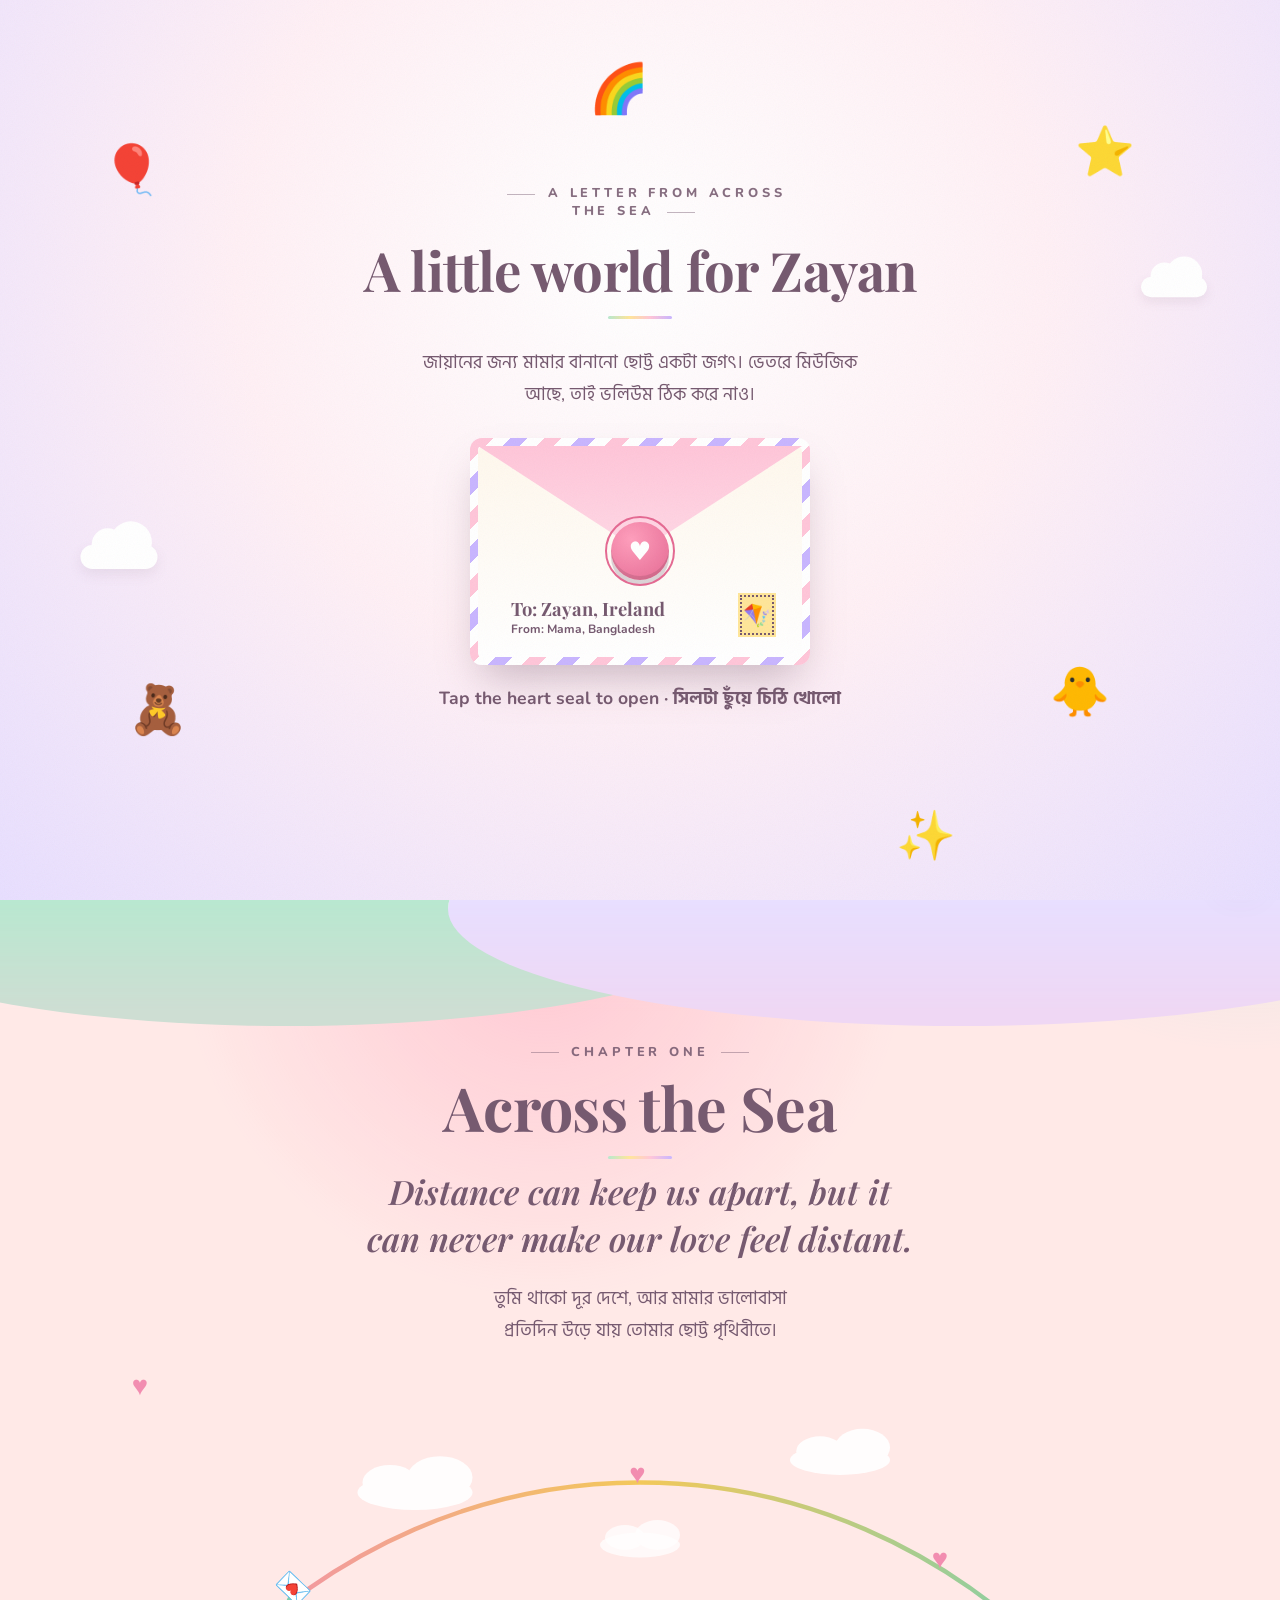
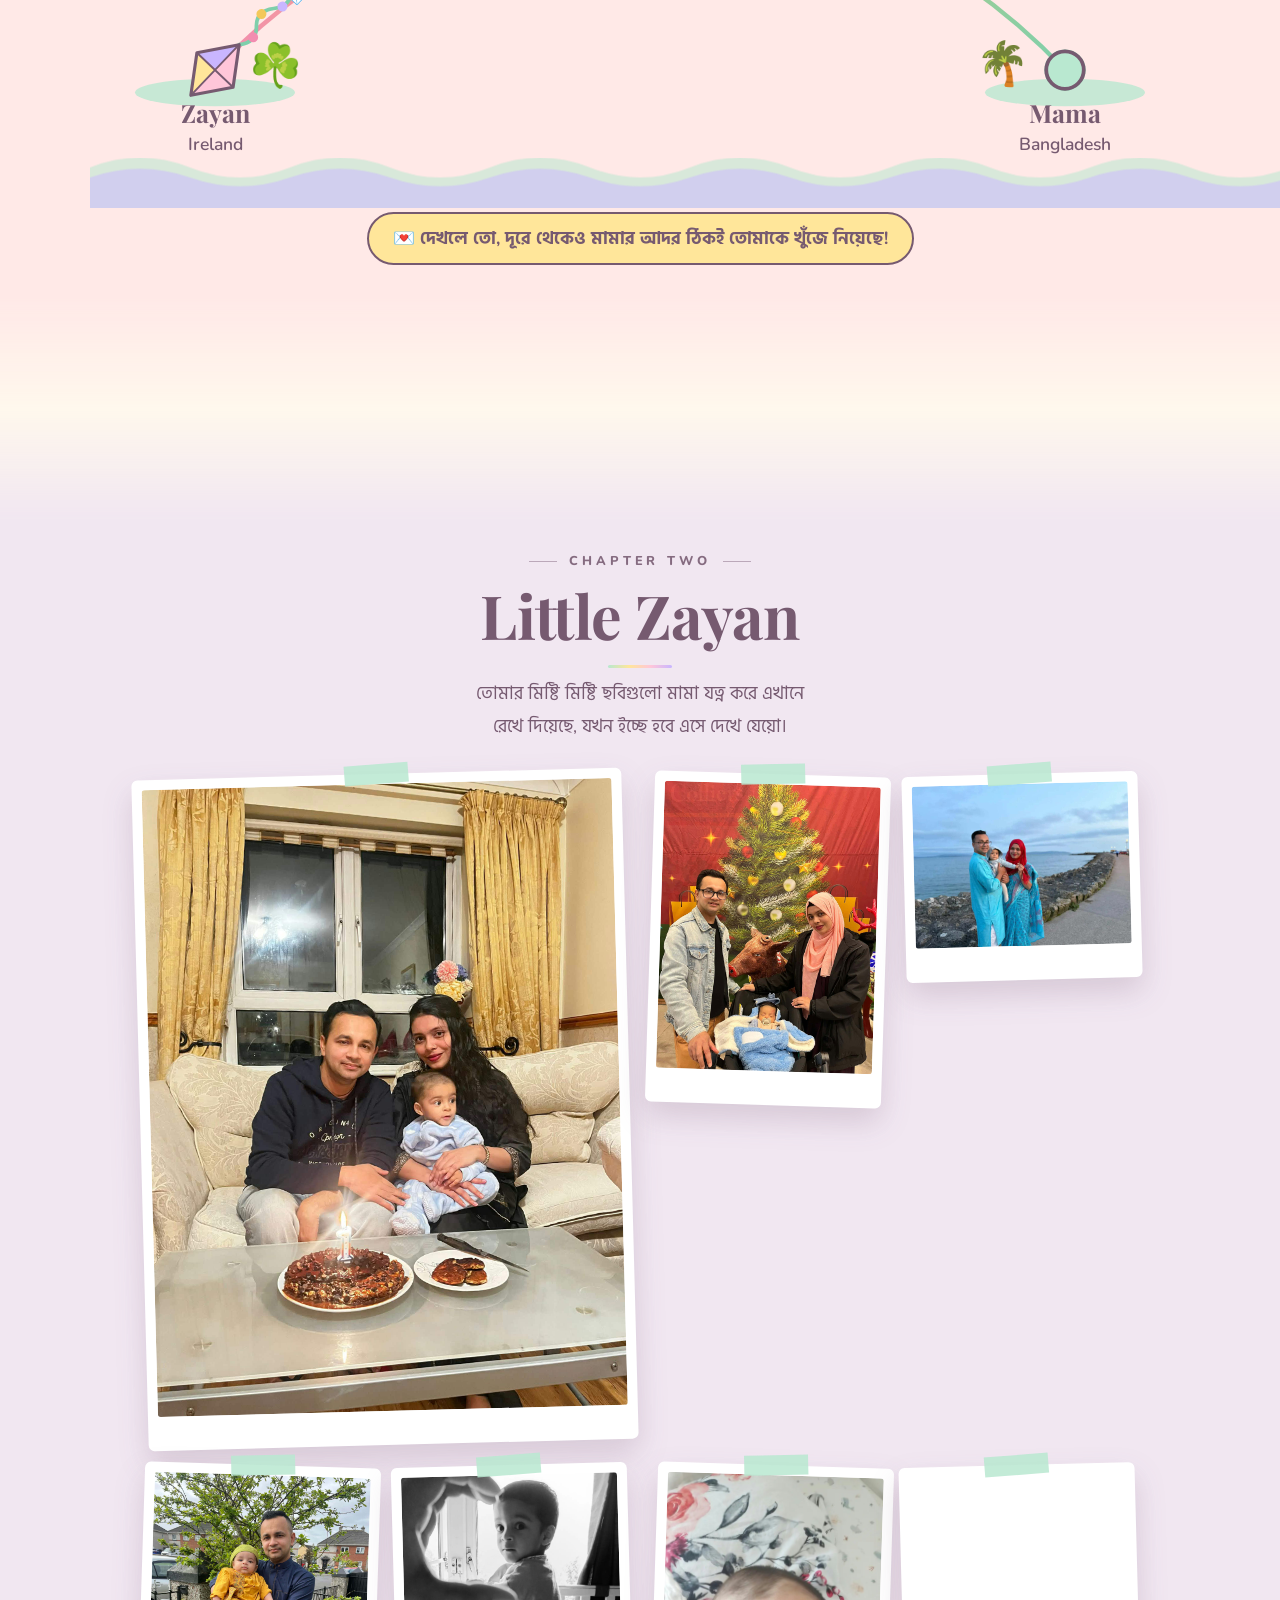
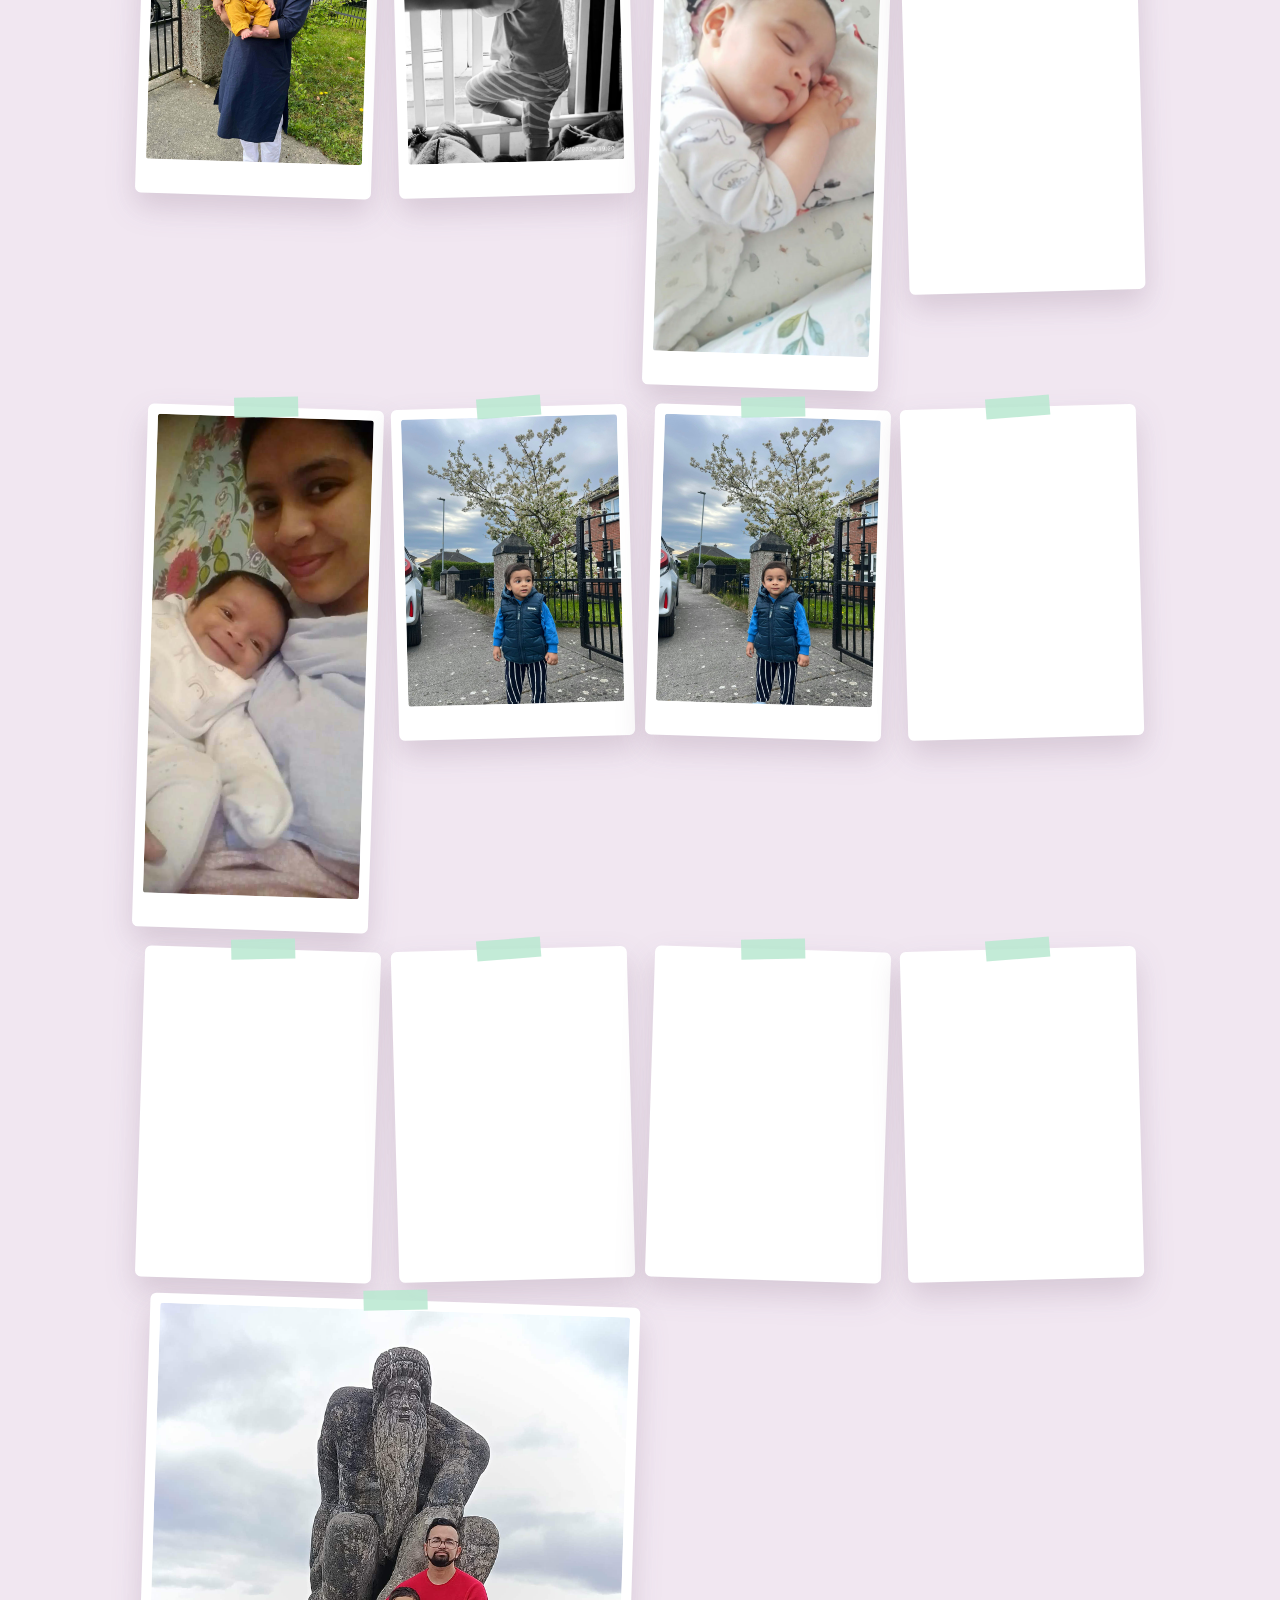
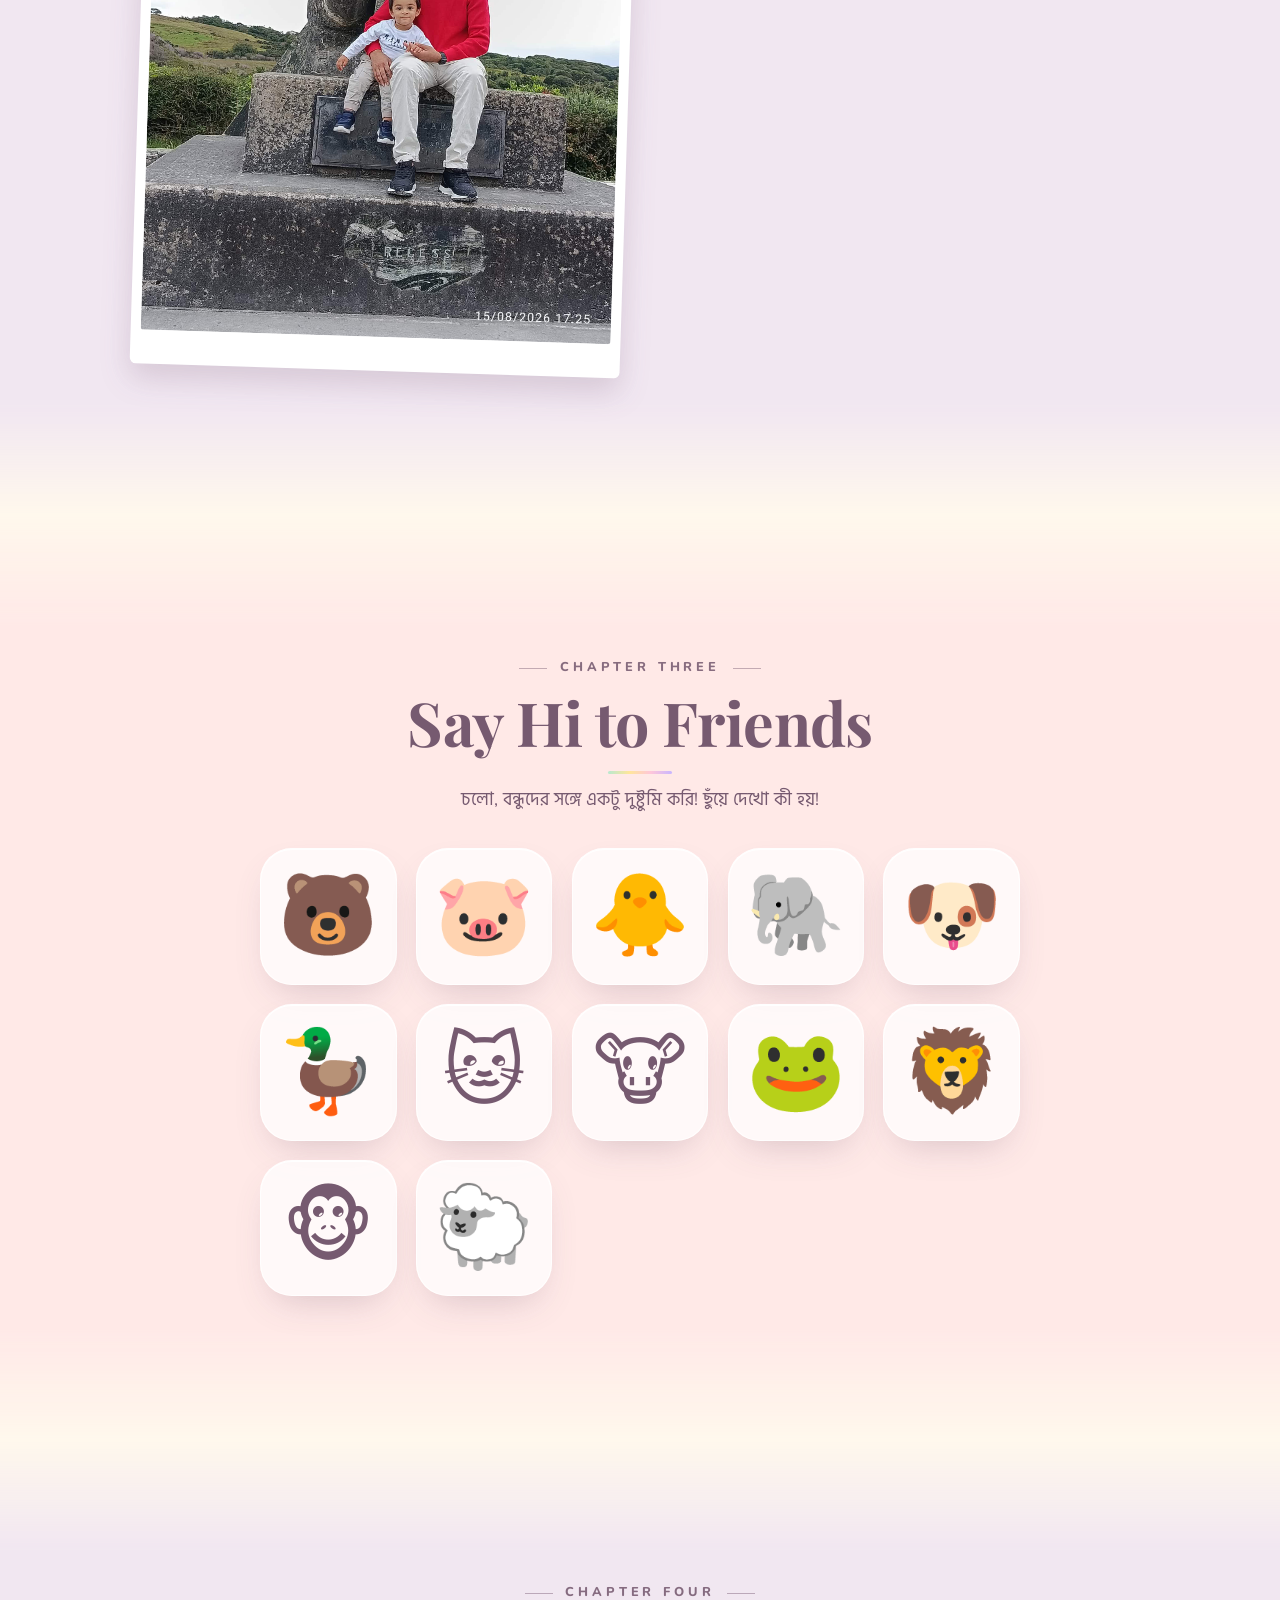
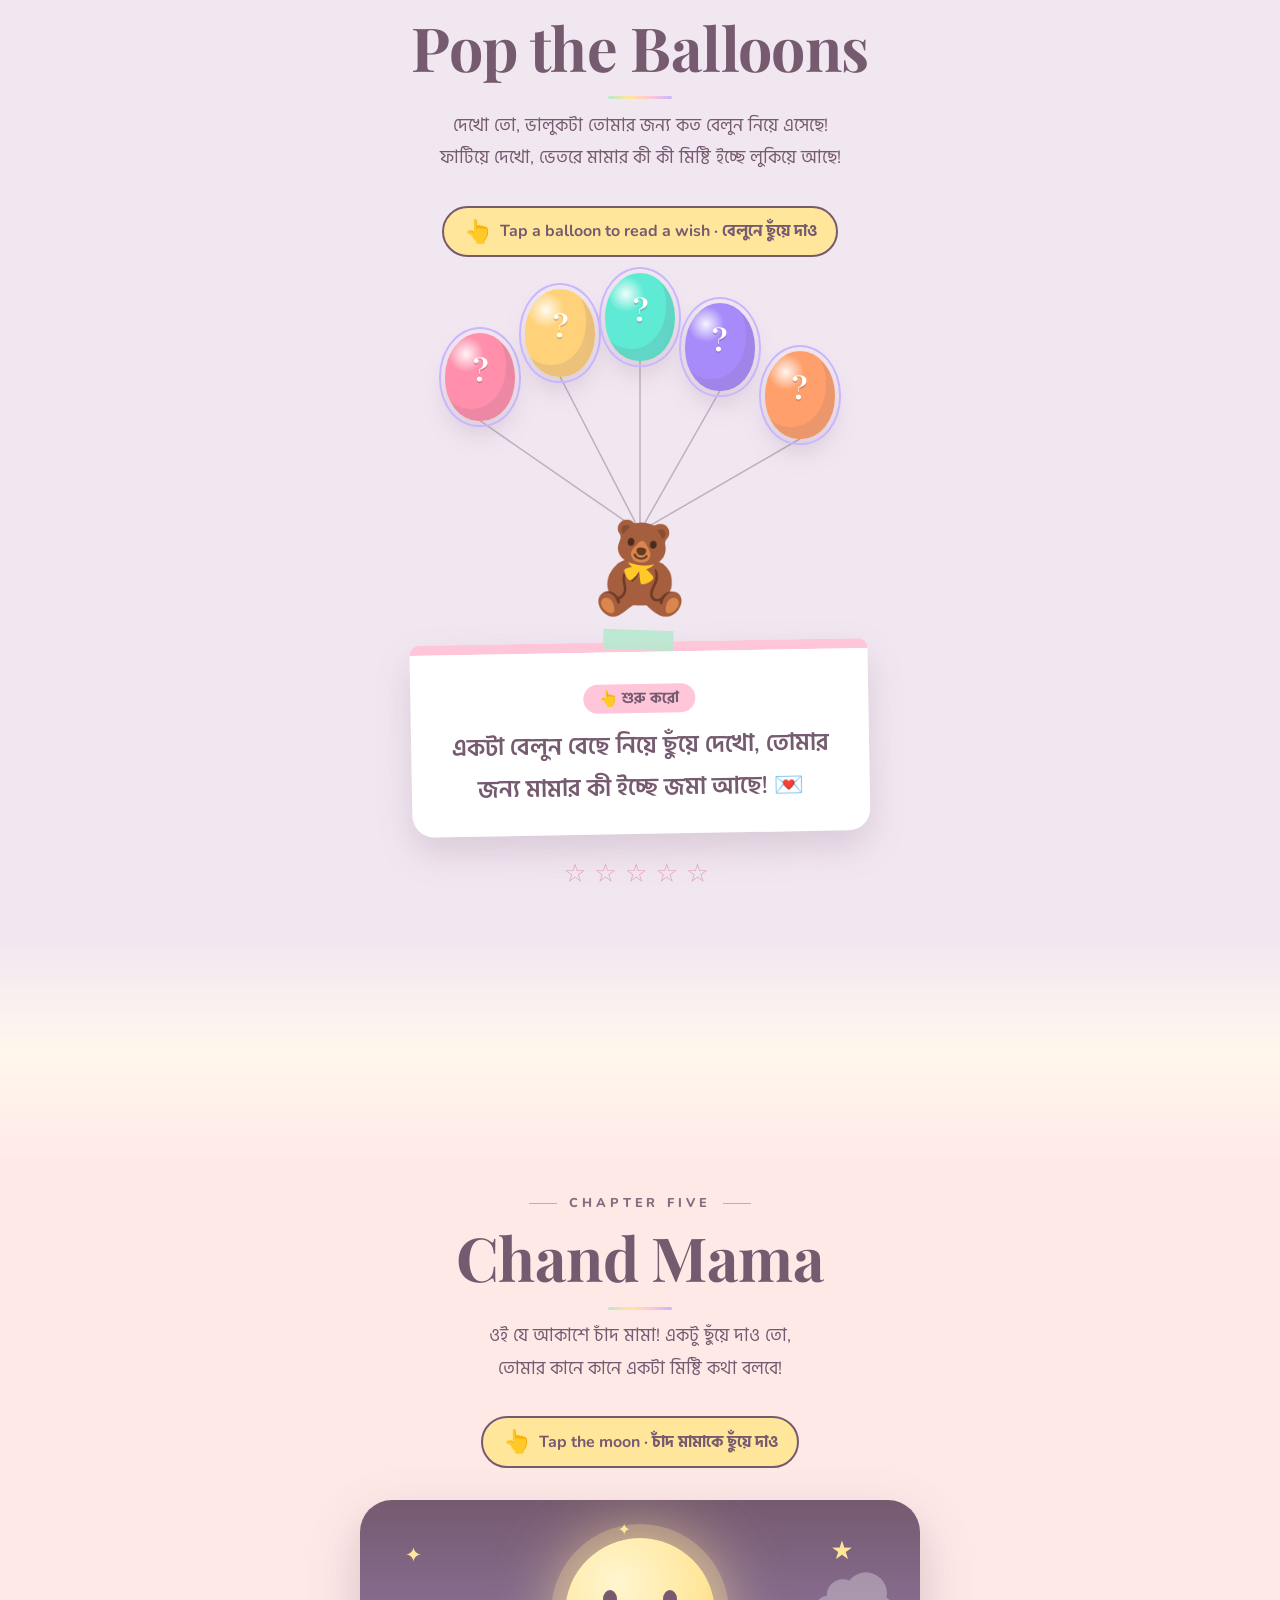
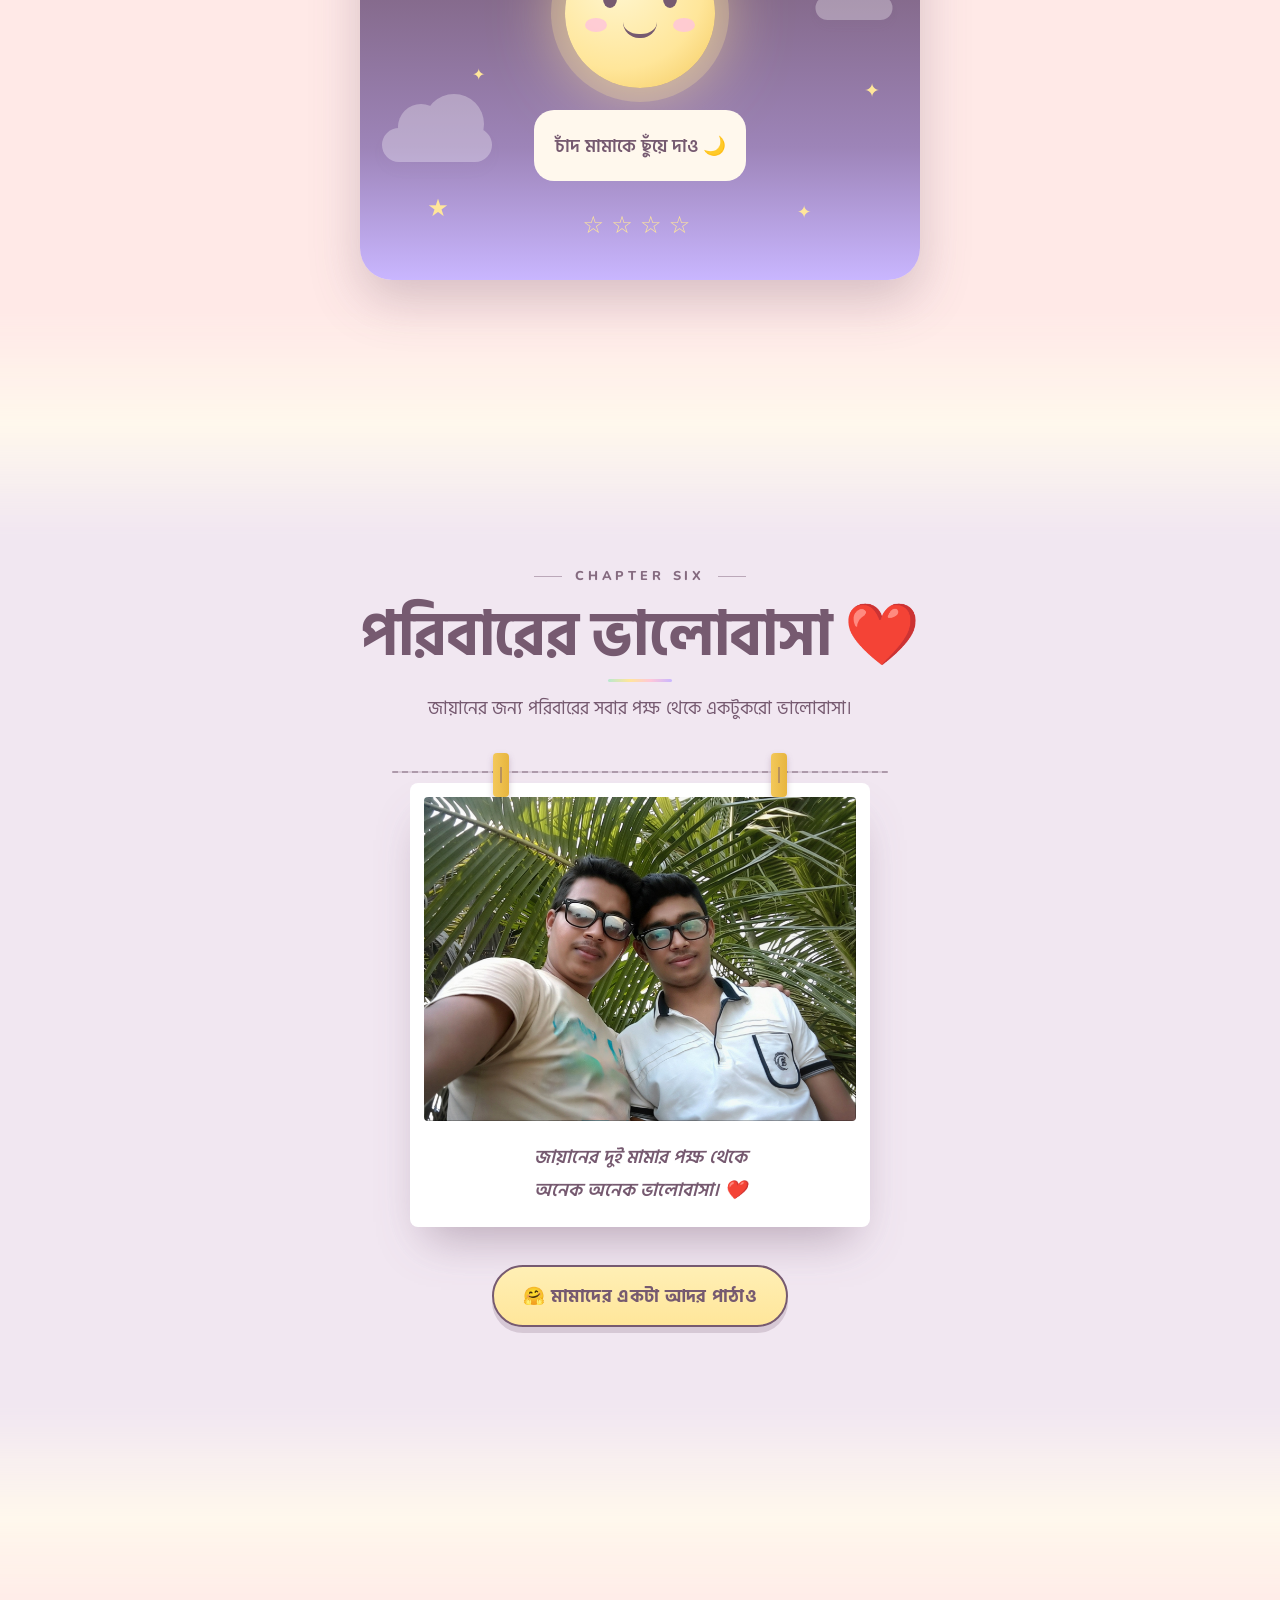
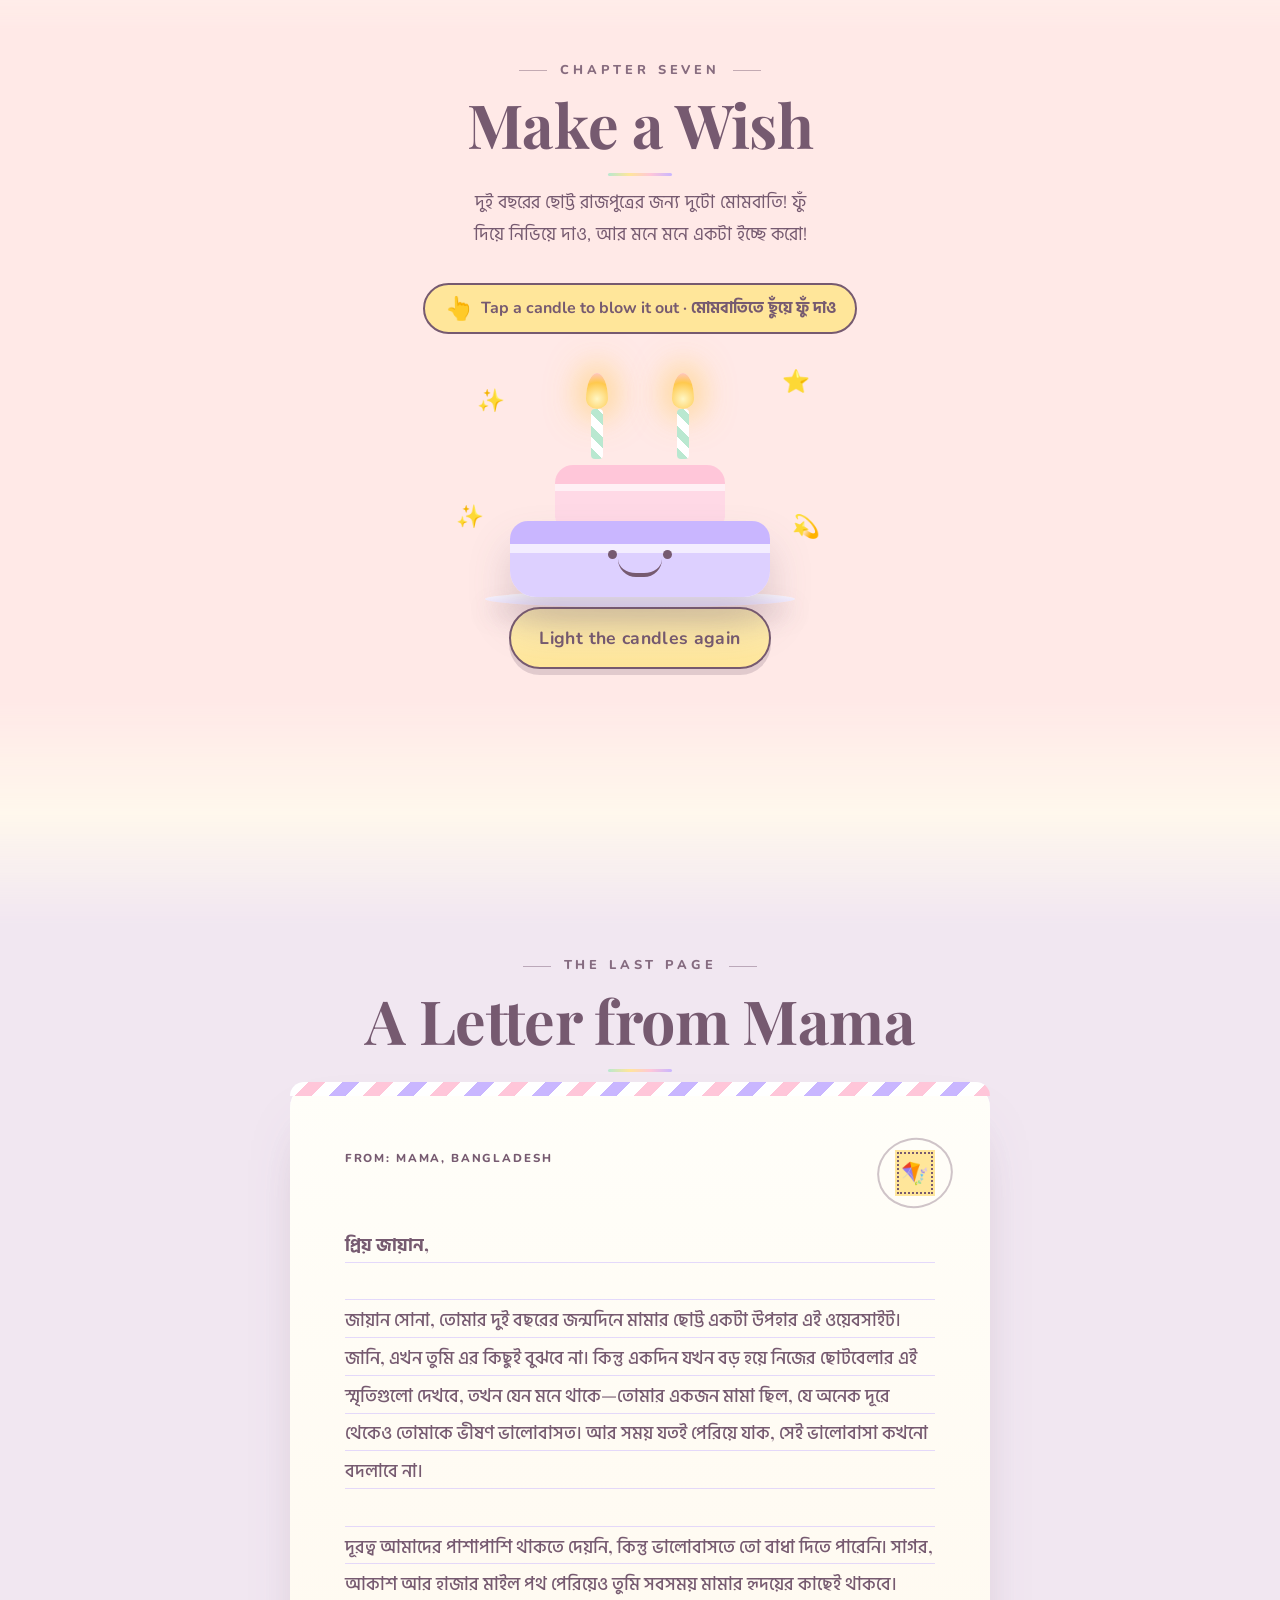
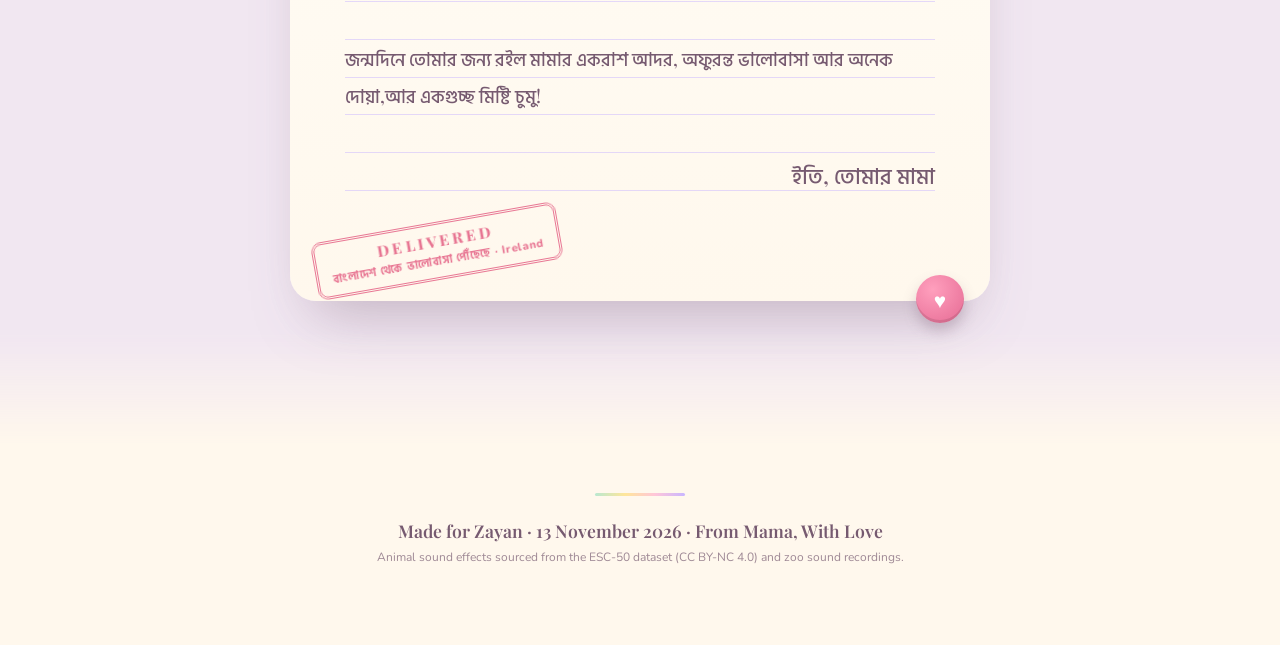
<file: index.html>
<!DOCTYPE html>
<html lang="en">
<head>
<meta charset="utf-8">
<meta name="viewport" content="width=device-width, initial-scale=1, viewport-fit=cover">
<title>Happy 2nd Birthday, Zayan</title>
<link rel="preconnect" href="https://fonts.googleapis.com">
<link rel="stylesheet" href="https://fonts.googleapis.com/css2?family=Hind+Siliguri:wght@400;500;600&family=Nunito:wght@400;600;700&family=Playfair+Display:wght@600;700;800&display=swap">
<style>
:root{--bg:#FFF8ED;--pink:#FFC6D9;--lav:#C9B6FF;--lemon:#FFE69A;--mint:#B9E8D0;--plum:#765A70;--mlav:#E8DFFF;--ppink:#FFF0F5;
--ink:var(--plum);--glass:rgba(255,255,255,.74);--line:rgba(118,90,112,.2);--ease:cubic-bezier(.22,1,.36,1);
--serif:"Playfair Display","Hind Siliguri",Georgia,serif;--sans:"Nunito","Hind Siliguri",system-ui,sans-serif;
box-sizing:border-box;color-scheme:light;padding-top:env(safe-area-inset-top,0px);padding-bottom:env(safe-area-inset-bottom,0px)}
*,*::before,*::after{box-sizing:inherit}
html{scroll-behavior:smooth;scroll-padding-top:env(safe-area-inset-top,0px)}
body{margin:0;background:var(--bg);color:var(--ink);font:400 1.1rem/1.85 var(--sans);overflow-x:hidden}
body.lock{overflow:hidden}
h1,h2,h3{font-family:var(--serif);margin:0;font-weight:700;line-height:1.15}
p{margin:0 0 1rem}
button{font:inherit;color:inherit;cursor:pointer;touch-action:manipulation;-webkit-tap-highlight-color:transparent}
:focus-visible{outline:3px solid var(--plum);outline-offset:4px;border-radius:12px}

@property --c{syntax:"<color>";inherits:false;initial-value:#C9B6FF}
.aur{position:fixed;z-index:-1;width:65vmax;height:65vmax;border-radius:50%;opacity:.5;background:radial-gradient(circle,var(--c) 0,transparent 62%);transition:--c 2.4s}
.a1{--c:#C9B6FF;left:-25vmax;top:-20vmax}.a2{--c:#B9E8D0;right:-30vmax;top:30vh;opacity:.4}.a3{--c:#FFC6D9;left:10vw;bottom:-35vmax;opacity:.45}
body::before{content:"";position:fixed;inset:0;z-index:-1;pointer-events:none;opacity:.6;background:radial-gradient(4px 4px at 12% 18%,#C9B6FF,transparent),radial-gradient(3px 3px at 30% 60%,#FFC6D9,transparent),radial-gradient(4px 4px at 55% 12%,#FFE69A,transparent),radial-gradient(3px 3px at 72% 40%,#B9E8D0,transparent),radial-gradient(4px 4px at 88% 75%,#C9B6FF,transparent),radial-gradient(3px 3px at 20% 88%,#FFE69A,transparent),radial-gradient(3px 3px at 46% 80%,#FFC6D9,transparent),radial-gradient(4px 4px at 93% 14%,#B9E8D0,transparent),radial-gradient(3px 3px at 7% 48%,#FFC6D9,transparent)}
#fx{position:fixed;inset:0;width:100%;height:100%;pointer-events:none;z-index:90}
.bar{position:fixed;left:0;right:0;top:0;height:4px;background:linear-gradient(90deg,var(--mint),var(--lemon),var(--pink),var(--lav));transform:scaleX(0);transform-origin:0 50%;z-index:70}
.glass{background:var(--glass);border:1px solid var(--line);border-radius:26px;box-shadow:0 10px 30px rgba(118,90,112,.12)}
.btn{display:inline-block;padding:.8rem 1.8rem;border-radius:999px;border:2px solid var(--plum);background:var(--lemon);font-weight:700;color:var(--plum);text-decoration:none;transition:box-shadow .4s var(--ease),background .4s,transform .2s}
.btn:hover{background:var(--pink);box-shadow:0 8px 0 rgba(118,90,112,.25)}.btn:active{transform:scale(.96)}.btn[hidden]{display:none}

.gate{position:fixed;inset:0;z-index:80;display:grid;place-content:center;justify-items:center;gap:1.1rem;text-align:center;padding:1.5rem;overflow:hidden;background:radial-gradient(circle at 50% 30%,#fff,var(--ppink) 45%,var(--mlav) 100%);transition:opacity 1s var(--ease),visibility 0s 1s}
.gate.open{opacity:0;visibility:hidden;pointer-events:none}
.gate>*{position:relative;z-index:1}.gate>.fzs,.gate>.cloud{position:absolute;z-index:0}
.gate h2{font-size:clamp(2rem,7.5vw,3.4rem)}
.gate p{max-width:26em;margin:0}
.env{width:min(84vw,340px);aspect-ratio:3/2;margin-top:.6rem;animation:eb 3s ease-in-out infinite}
@keyframes eb{50%{translate:0 -8px}}
.env>*{position:absolute}
.env .back{inset:0;border:8px solid transparent;border-radius:12px;background:linear-gradient(#fff,#fff) padding-box,repeating-linear-gradient(-45deg,var(--pink) 0 12px,#fff 12px 24px,var(--lav) 24px 36px,#fff 36px 48px) border-box;box-shadow:0 22px 40px -12px rgba(118,90,112,.4)}
.env .card{z-index:1;left:12%;right:12%;top:12%;bottom:12%;display:grid;place-items:center;border-radius:6px;background:#FFFDF6;border:1px solid var(--line);font:700 1.15rem/1.4 var(--serif);color:var(--plum);transition:transform 1s var(--ease) .45s}
.env .front{z-index:2;inset:8px;border-radius:6px;background:linear-gradient(#FFF8ED,#fff);clip-path:polygon(0 0,50% 50%,100% 0,100% 100%,0 100%)}
.env .addr{z-index:2;left:12%;bottom:12%;display:grid;gap:.15rem;text-align:left;line-height:1.25}
.env .addr b{font:700 1.15rem/1.2 var(--serif);white-space:nowrap}.env .addr small{font-size:.75rem;font-weight:700;white-space:nowrap}
.env .stamp{z-index:2;right:10%;bottom:12%;width:38px;height:44px;display:grid;place-items:center;font-size:1.4rem;background:var(--lemon);outline:2px dotted var(--plum);outline-offset:-4px}
.env .flap{z-index:3;top:8px;left:8px;right:8px;height:calc(50% - 8px);transform-origin:50% 0;background:linear-gradient(#FFC6D9,#ffd9e6);clip-path:polygon(0 0,100% 0,50% 100%);transition:transform .7s var(--ease),z-index 0s .35s}
.seal{z-index:4;left:50%;top:50%;width:58px;height:58px;margin:-29px 0 0 -29px;padding:0;border:0;border-radius:50%;background:radial-gradient(circle at 35% 30%,#ff9fbd,#e56a93);color:#fff;font:400 1.6rem/1 var(--sans);box-shadow:0 6px 0 rgba(118,90,112,.25),inset 0 -4px 0 rgba(0,0,0,.1);animation:sp 2.2s ease-in-out infinite;transition:opacity .3s}
@keyframes sp{50%{scale:1.1}}
.seal::after{content:"";position:absolute;inset:-6px;border:2px solid #e56a93;border-radius:50%;pointer-events:none;animation:rg 2s ease-out infinite}
.gate.opening .env{animation:none}
.gate.opening .flap{transform:rotateX(180deg);z-index:0}
.gate.opening .card{transform:translateY(-62%)}
.gate.opening .seal{opacity:0;animation:none;pointer-events:none}
.tap{font-weight:700;animation:tp 1.8s ease-in-out infinite}
@keyframes tp{50%{opacity:.5}}
@media (max-height:720px){.gate .chap{display:none}.env{width:min(72vw,300px)}.gate{gap:.7rem}.gate h2{font-size:1.9rem}}
@media (prefers-reduced-motion:reduce){.env,.seal,.seal::after,.tap{animation:none!important}}
section{position:relative;padding:clamp(5rem,13vw,9rem) 1.25rem;max-width:1040px;margin:0 auto;text-align:center}
section{isolation:isolate}
section::after{content:"";position:absolute;z-index:-1;top:0;bottom:0;left:50%;width:100vw;translate:-50% 0;pointer-events:none;background:var(--tint);-webkit-mask-image:linear-gradient(transparent,#000 7rem,#000 calc(100% - 7rem),transparent);mask-image:linear-gradient(transparent,#000 7rem,#000 calc(100% - 7rem),transparent)}
section:nth-of-type(odd){--tint:rgba(255,198,217,.3)}
section:nth-of-type(even){--tint:rgba(201,182,255,.26)}
h2{font-size:clamp(2.2rem,6vw,3.8rem);color:var(--plum);margin-bottom:.6rem}
h2::after{content:"✦ ✦ ✦";display:block;margin-top:.4rem;font:400 .9rem var(--sans);letter-spacing:.5em;color:#E7A3BF}
.sub{max-width:32em;margin:0 auto 2rem}
.quote{font:italic 600 clamp(1.4rem,3.8vw,2.1rem)/1.4 var(--serif);max-width:22em;margin:0 auto 1.2rem}
.rv{opacity:0;transform:translateY(46px);transition:opacity 1.1s var(--ease),transform 1.1s var(--ease);transition-delay:var(--d,0s)}.rv.in{opacity:1;transform:none}

.hero{max-width:none;min-height:100svh;display:grid;place-items:center;overflow:hidden;padding:5rem 1rem 9rem;background:linear-gradient(var(--mlav),var(--ppink) 60%,var(--bg));box-shadow:none;clip-path:none}
.big2{position:absolute;font:800 clamp(20rem,85vw,50rem)/1 var(--serif);color:transparent;-webkit-text-stroke:2px rgba(201,182,255,.55);transform:translate(calc(var(--px,0)*-26px),calc(var(--py,0)*-26px));pointer-events:none;user-select:none}
.hero-in{position:relative;z-index:1}
.kicker{display:inline-block;padding:.35rem 1.5rem;border:2px solid var(--plum);border-radius:999px;background:var(--lemon);font:italic 700 clamp(1.1rem,3.6vw,1.6rem)/1.3 var(--serif);opacity:0;transform:translateY(20px)}
.name{font-size:clamp(5.2rem,25vw,14rem);line-height:.95;color:var(--pink);-webkit-text-stroke:2px var(--plum);text-shadow:0 6px 0 var(--lav),0 14px 0 rgba(118,90,112,.2);margin:.1em 0 .15em;display:flex;justify-content:center}
.name span{display:inline-block;opacity:0;transform:translateY(.6em) rotate(8deg) scale(.7)}
.bn{font:600 clamp(1.3rem,4.5vw,1.9rem)/1.4 var(--serif);opacity:0;transform:translateY(20px)}
.go .kicker,.go .bn{animation:up 1s var(--ease) forwards}.go .kicker{animation-delay:.5s}.go .bn{animation-delay:1.5s}
.go .name span{animation:pop .9s var(--ease) forwards;animation-delay:calc(.7s + var(--i)*.11s)}
@keyframes up{to{opacity:1;transform:none}}@keyframes pop{to{opacity:1;transform:none}}
.note{display:inline-block;width:min(88vw,24em);margin:1.8rem 0 .4rem;padding:.9rem 1.4rem;font:600 clamp(1.05rem,3.8vw,1.3rem)/1.6 var(--sans);opacity:0}.go .note{animation:up 1s 2s var(--ease) forwards}
.note span{display:block;transition:opacity .6s ease,transform .6s ease}.note span.out{opacity:0;transform:translateY(8px)}
.hero .btn{margin-top:1.5rem;opacity:0}.go .hero .btn{animation:up 1s 2.5s var(--ease) forwards}
.fzs{position:absolute;inset:0;pointer-events:none}
.fz{position:absolute;font-size:clamp(1.8rem,6vw,3rem);translate:calc(var(--px,0)*var(--k)*1px) calc(var(--py,0)*var(--k)*1px);animation:fz var(--t) ease-in-out infinite alternate}
@keyframes fz{to{transform:translateY(-26px) rotate(10deg)}}
.scene{position:absolute;left:0;right:0;bottom:0;height:24vh;pointer-events:none}
.hill{position:absolute;bottom:-14vh;height:26vh;border-radius:50%}
.h1{left:-15%;width:75%;background:var(--mint)}.h2{right:-15%;width:80%;background:#E8DFFF;border-top:6px solid #fff}
.castle{position:absolute;right:7%;bottom:5vh;width:clamp(90px,22vw,150px);height:auto;filter:drop-shadow(0 8px 0 rgba(118,90,112,.12))}
.sky{position:absolute;inset:0;pointer-events:none}
.rainbow{position:absolute;left:50%;top:5%;width:min(92vw,680px);height:auto;translate:-50% 0;opacity:.55;fill:none;stroke-width:16;stroke-linecap:round}
.cloud{position:absolute;width:110px;height:34px;border-radius:999px;background:#fff;box-shadow:0 8px 18px rgba(118,90,112,.1);animation:cl 9s ease-in-out infinite alternate}
.cloud::before,.cloud::after{content:"";position:absolute;background:#fff;border-radius:50%}
.cloud::before{width:46px;height:46px;left:16px;top:-24px}.cloud::after{width:60px;height:60px;left:42px;top:-34px}
.c1{left:6%;top:16%}.c2{right:6%;top:34%;scale:.8;animation-delay:-3s}.c3{left:12%;top:54%;scale:.6;opacity:.8;animation-delay:-6s}
@keyframes cl{to{translate:34px 0}}
.cue{margin:1.6rem 0 0;font-size:.95rem;font-weight:700;opacity:0}
.go .cue{animation:up 1s 3s var(--ease) forwards,nudge 1.6s 4s ease-in-out infinite}
@keyframes nudge{50%{translate:0 6px}}

.map{width:100%;height:auto;overflow:visible;margin-top:1rem}.map text{font:700 20px var(--serif);fill:var(--plum)}.map .s{font:600 14px var(--sans)}
.map .ht{font-size:22px;fill:#F28DB0}
.map .em{font:400 34px sans-serif}.map .env{font:400 22px sans-serif}
.arr{display:inline-block;margin:1.2rem auto 0;padding:.7rem 1.5rem;border-radius:999px;background:var(--lemon);border:2px solid var(--plum);font:700 1.1rem/1.5 var(--sans);opacity:0;transform:translateY(14px) scale(.96);transition:opacity .8s var(--ease),transform .8s var(--ease)}
.arr.on{opacity:1;transform:none}
.cl{opacity:.9;animation:cld 10s ease-in-out infinite alternate}.cl2{animation-delay:-4s}.cl3{animation-delay:-7s}
@keyframes cld{to{translate:40px 0}}
.w1,.w2{animation:wv 7s linear infinite}.w2{animation-duration:10s;animation-direction:reverse}
@keyframes wv{to{translate:-160px 0}}
.ring{transform-box:fill-box;transform-origin:center;animation:rg 2.4s ease-out infinite}.r2{animation-delay:-1.2s}
@keyframes rg{from{opacity:.8;transform:scale(1)}to{opacity:0;transform:scale(2.3)}}
.ksway{animation:ksw 2.6s ease-in-out infinite alternate}@keyframes ksw{from{transform:rotate(-7deg)}to{transform:rotate(7deg)}}
.ktail{transform-origin:0 28px;animation:ktl 1.1s ease-in-out infinite alternate}@keyframes ktl{from{transform:rotate(-14deg)}to{transform:rotate(14deg)}}
.hearts{opacity:0;transition:opacity .8s}.map.arrived .hearts{opacity:1}
@media (prefers-reduced-motion:reduce){.ksway,.ktail,.cl,.w1,.w2,.ring{animation:none!important}.hearts{display:none}}

.grid{display:grid;grid-template-columns:repeat(2,1fr);gap:1.2rem;max-width:1000px;margin:0 auto;align-items:start}
.tile{position:relative;padding:10px 10px 34px;border:0;border-radius:6px;background:#fff;box-shadow:0 14px 30px rgba(118,90,112,.22);rotate:-1.5deg;min-height:150px;transition:rotate .4s var(--ease)}
.tile:nth-of-type(even){rotate:1.8deg}.tile:hover{rotate:0deg}
.tile::before{content:"";position:absolute;top:-10px;left:50%;width:64px;height:20px;margin-left:-32px;background:rgba(185,232,208,.85);rotate:-3deg}
.tile img{display:block;width:100%;height:auto;border-radius:3px}
.tile span{display:grid;place-content:center;min-height:180px;border-radius:3px;background:linear-gradient(145deg,var(--mlav),var(--pink));font:700 2rem var(--serif);color:var(--plum)}.tile small{font:600 .85rem var(--sans)}
.tile:first-of-type,.tile:last-of-type{grid-column:span 2}
@media (min-width:800px){.grid{grid-template-columns:repeat(4,1fr)}.tile:first-of-type,.tile:last-of-type{grid-column:span 2}}
.lb{position:fixed;inset:0;z-index:85;display:grid;place-items:center;background:rgba(60,40,58,.94)}.lb[hidden]{display:none}
.lb img{max-width:92vw;max-height:80svh;border-radius:12px;object-fit:contain;border:8px solid #fff}
.lb button{position:absolute;width:48px;height:48px;border-radius:50%;border:0;background:var(--lemon);color:var(--plum);font-size:1.6rem;line-height:1}
#lbx{top:calc(1rem + env(safe-area-inset-top,0px));right:1rem}#lbp{left:.8rem;top:50%}#lbn{right:.8rem;top:50%}

.fr{display:grid;grid-template-columns:repeat(auto-fit,minmax(130px,1fr));gap:1.2rem;max-width:760px;margin:0 auto}
.fb{position:relative;aspect-ratio:1;padding:0;border-radius:32px;font-size:clamp(3.4rem,14vw,5rem);line-height:1;display:grid;place-items:center;animation:sway 4s ease-in-out infinite;animation-delay:var(--dl);transition:transform .3s var(--ease),translate .3s var(--ease),opacity 1s var(--ease)}
@media (hover:hover){.fb:hover{translate:0 -5px}}
@keyframes sway{50%{transform:rotate(3deg) translateY(-6px)}}
@keyframes boing{30%{transform:scale(1.25,.8)}60%{transform:scale(.9,1.2) translateY(-18px)}}
.fb .bub{position:absolute;bottom:92%;left:50%;transform:translate(-50%,0);opacity:0;padding:.35rem .9rem;border-radius:16px;font:600 .95rem/1.3 var(--serif);width:max-content;max-width:min(170px,44vw);text-align:center;background:var(--lemon);color:var(--plum);pointer-events:none;z-index:2}
.fb.hit{animation:wiggle .5s ease}
@keyframes wiggle{25%{transform:rotate(-6deg)}50%{transform:rotate(6deg)}75%{transform:rotate(-3deg)}}
.fb .bub{transform:translate(-50%,6px);transition:opacity .25s ease,transform .25s ease}
.fb.hit .bub{opacity:1;transform:translate(-50%,0)}

.bunch{position:relative;height:340px;max-width:420px;margin:0 auto}
.bl{position:absolute;width:70px;height:88px;margin-left:-35px;border:0;border-radius:50% 50% 48% 48%;background:radial-gradient(circle at 30% 24%,rgba(255,255,255,.9),transparent 22%),var(--c);box-shadow:inset -9px -12px 0 rgba(118,90,112,.14),0 14px 24px rgba(118,90,112,.18);animation:bob var(--t,4s) ease-in-out infinite;transition:transform .35s var(--ease),opacity .35s}
.bl:hover{transform:scale(1.08)}.bl.pop{transform:scale(1.7);opacity:0;pointer-events:none}
@keyframes bob{50%{translate:0 -18px}}
.strings{position:absolute;inset:0;width:100%;height:100%}.strings line{stroke:rgba(118,90,112,.4);stroke-width:1.5;vector-effect:non-scaling-stroke}
.bear{position:absolute;left:50%;bottom:0;translate:-50% 0;font-size:5.5rem;line-height:1}.bear.hit{animation:boing .6s var(--ease)}
.say{--wc:#C9B6FF;position:relative;max-width:26em;min-height:8.5rem;margin:1.8rem auto 1rem;padding:2rem 1.6rem 1.6rem;display:grid;gap:.7rem;place-items:center;align-content:center;background:#fff;border:0;border-top:10px solid var(--wc);border-radius:10px 10px 22px 22px;box-shadow:0 16px 36px rgba(118,90,112,.2);rotate:-1deg}
.say::before{content:"";position:absolute;top:-22px;left:50%;width:70px;height:20px;margin-left:-35px;background:rgba(185,232,208,.9);rotate:3deg}
.wn{display:inline-block;padding:.15rem 1rem;border-radius:999px;background:var(--wc);font:700 .95rem/1.6 var(--sans);color:var(--plum)}
.wt{font:600 clamp(1.25rem,4.4vw,1.5rem)/1.75 var(--sans)}
.say.sw{animation:sayIn .5s var(--ease)}@keyframes sayIn{from{opacity:0;transform:translateY(10px) scale(.96)}}
.starrow{font-size:1.6rem;letter-spacing:.3em;color:#E7A3BF;margin-bottom:.6rem}
.bl::after{content:"?";position:absolute;left:0;right:0;top:24%;font:700 1.9rem/1 var(--serif);color:#fff;text-shadow:0 2px 0 rgba(118,90,112,.3);pointer-events:none}
.bl::before{content:"";position:absolute;inset:-6px;border-radius:inherit;border:2px solid var(--c);pointer-events:none;animation:ring 2s ease-out infinite;animation-delay:inherit}
@keyframes ring{from{opacity:.9;transform:scale(.92)}to{opacity:0;transform:scale(1.4)}}
.hint{display:inline-flex;align-items:center;gap:.5rem;margin:0 auto 1rem;padding:.5rem 1.2rem;border-radius:999px;background:var(--lemon);border:2px solid var(--plum);font-weight:700;font-size:1rem;line-height:1.4}
.hint[hidden]{display:none}
.hint .fin{display:inline-block;font-size:1.4rem;animation:tapHint 1s ease-in-out infinite}
@keyframes tapHint{50%{transform:translateY(-6px)}}

.cake{position:relative;display:grid;justify-items:center;max-width:340px;margin:1rem auto 0;animation:floaty 5s ease-in-out infinite}
@keyframes floaty{50%{translate:0 -8px}}
.plate{width:310px;height:16px;margin-top:-6px;border-radius:50%;background:linear-gradient(#fff,var(--mlav));box-shadow:0 12px 22px rgba(118,90,112,.25)}
.tw{position:absolute;font-size:1.4rem;line-height:1;pointer-events:none;animation:twk 2.4s ease-in-out infinite}
@keyframes twk{50%{opacity:.25;transform:scale(.7) rotate(20deg)}}
.candles{display:flex;gap:2.4rem}
.cd1{background:none;border:0;padding:.4rem .8rem;display:grid;justify-items:center;transition:transform .3s var(--ease)}.cd1:hover{transform:scale(1.12)}
.fl{width:22px;height:36px;background:radial-gradient(circle at 50% 72%,#fff6c4,#ffc94d 58%,var(--pink));border-radius:50% 50% 50% 50%/72% 72% 28% 28%;box-shadow:0 0 30px 10px rgba(255,201,77,.5);animation:fk .45s ease-in-out infinite alternate;transition:opacity .4s,transform .4s}
.cd1.off .fl{opacity:0;transform:translateY(8px) scale(.2);animation:none}
.st{width:12px;height:50px;border-radius:4px;background:repeating-linear-gradient(45deg,var(--mint) 0 8px,#fff 8px 16px)}
@keyframes fk{to{transform:scale(1.1,.93) rotate(4deg)}}
.t2{width:170px;height:60px;border-radius:18px 18px 8px 8px;background:linear-gradient(var(--pink) 0 32%,#fff0f5 32% 44%,#ffd9e6 44%)}
.t1{position:relative;width:260px;height:76px;border-radius:18px 18px 26px 26px;margin-top:-4px;background:linear-gradient(var(--lav) 0 30%,#f3edff 30% 42%,#ddd0ff 42%);box-shadow:0 26px 40px rgba(118,90,112,.25)}
.t1::before{content:"";position:absolute;left:50%;top:50%;width:44px;height:18px;margin-left:-22px;border-bottom:4px solid var(--plum);border-radius:0 0 40px 40px}
.t1::after{content:"";position:absolute;left:calc(50% - 32px);top:38%;width:9px;height:9px;border-radius:50%;background:var(--plum);box-shadow:55px 0 var(--plum)}
.msg{position:relative;max-width:26em;margin:1.8rem auto 1rem;padding:1.6rem;background:#fff;border-top:10px solid var(--lemon);border-radius:10px 10px 22px 22px;box-shadow:0 16px 36px rgba(118,90,112,.2);rotate:-1deg;font:600 clamp(1.25rem,4.4vw,1.5rem)/1.75 var(--sans)}
.msg:empty{display:none}
.msg.sw{animation:sayIn .5s var(--ease)}

.night{position:relative;max-width:560px;min-height:380px;margin:1rem auto 0;padding:2.4rem 1rem 2rem;display:grid;justify-items:center;align-content:center;gap:1.4rem;border-radius:32px;overflow:hidden;background:linear-gradient(#765A70,#9d84b8 65%,#C9B6FF);box-shadow:0 20px 50px rgba(118,90,112,.3)}
.nst{position:absolute;color:var(--lemon);line-height:1;pointer-events:none;animation:twk 2.4s ease-in-out infinite}
.moon{position:relative;width:150px;height:150px;padding:0;border:0;border-radius:50%;background:radial-gradient(circle at 35% 30%,#fff6d0,var(--lemon) 60%,#f3c85a);box-shadow:0 0 0 14px rgba(255,230,154,.25),0 0 calc(70px + var(--gl,0)*22px) rgba(255,230,154,.8);transition:box-shadow 1s;animation:mfloat 5s ease-in-out infinite}
@keyframes mfloat{50%{translate:0 -10px}}
.moon .eye{position:absolute;top:52px;width:14px;height:18px;border-radius:50%;background:var(--plum);transition:height .2s,top .2s}
.moon .eye.l{left:38px}.moon .eye.r{right:38px}
.moon.wink .eye.r{height:3px;top:62px;border-radius:2px}
.moon .cheek{position:absolute;top:80px;width:22px;height:14px;border-radius:50%;background:var(--pink);opacity:.85}.moon .cheek.l{left:20px}.moon .cheek.r{right:20px}
.moon .mouth{position:absolute;left:50%;top:84px;width:34px;height:16px;margin-left:-17px;border-bottom:4px solid var(--plum);border-radius:0 0 40px 40px;transition:height .2s}
.moon.wink .mouth{height:22px}
.ncl{opacity:.3;pointer-events:none}
.moon.sleep{animation-duration:8s}.moon.sleep .eye{height:3px;top:62px;border-radius:2px}.moon.sleep .mouth{height:8px}
.zzz{position:absolute;top:-14px;right:-18px;font-size:1.8rem;line-height:1;opacity:0}
.moon.sleep .zzz{opacity:1;animation:zf 2.2s ease-in-out infinite}
@keyframes zf{50%{translate:6px -10px}}
.mstars{position:relative;z-index:1;color:var(--lemon);font-size:1.5rem;letter-spacing:.3em}
#mrst{position:relative;z-index:1}
.mm{position:relative;z-index:1;max-width:22em;min-height:4.4rem;padding:1rem 1.3rem;display:grid;place-items:center;border-radius:20px;background:var(--bg);color:var(--plum);font:600 1.15rem/1.7 var(--sans)}
.mm.sw{animation:sayIn .5s var(--ease)}
.shoot{position:absolute;left:-12%;top:var(--y);width:90px;height:3px;border-radius:3px;background:linear-gradient(90deg,transparent,var(--lemon));rotate:20deg;pointer-events:none;animation:shoot 1s ease-out forwards}
@keyframes shoot{to{translate:680px 170px;opacity:0}}
@media (prefers-reduced-motion:reduce){.moon,.nst,.zzz,.ncl{animation:none!important}}
.paper{max-width:38em;margin:0 auto;padding:clamp(1.6rem,6vw,3.4rem);text-align:left;font:500 1.15rem/2.05 var(--serif);background:#fff;border:3px dashed var(--lemon);box-shadow:0 18px 50px rgba(118,90,112,.15)}
.sign{text-align:right;font-size:1.4rem}
footer{padding:3rem 1rem 5rem;text-align:center;font:600 1.1rem var(--serif)}
.mus{position:fixed;right:1rem;bottom:calc(1rem + env(safe-area-inset-bottom,0px));z-index:65;width:48px;height:48px;border-radius:50%;font-size:1.3rem}
.mus[aria-pressed=false]{opacity:.5}

.yay{position:fixed;inset:0;z-index:75;display:flex;flex-direction:column;align-items:center;gap:1.2rem;overflow-y:auto;overscroll-behavior:contain;-webkit-overflow-scrolling:touch;text-align:center;padding:2rem 1.25rem calc(2rem + env(safe-area-inset-bottom,0px));background:rgba(255,240,245,.94);opacity:0;visibility:hidden;transition:opacity .6s var(--ease),visibility 0s .6s}
.yay>*{flex:none;max-width:100%}.yay>:first-child{margin-top:auto}.yay>:last-child{margin-bottom:auto}
.yay.show{opacity:1;visibility:visible;transition-delay:0s}
.yay h2{font-size:clamp(2.6rem,10vw,5.4rem);opacity:0;transform:scale(.6) rotate(-4deg)}
.yay.show h2{animation:pop 1s .2s var(--ease) forwards}
.yay p{font:600 clamp(1.2rem,4vw,1.8rem)/1.5 var(--serif);margin:0}
.row span{display:inline-block;font-size:clamp(2.4rem,10vw,4rem);margin:0 .15em;animation:jump .8s ease-in-out infinite;animation-delay:calc(var(--i)*.12s)}
@keyframes jump{50%{transform:translateY(-22px) rotate(-8deg)}}

html{scrollbar-color:#C9B6FF var(--bg);scrollbar-width:thin}
body{-webkit-font-smoothing:antialiased;text-rendering:optimizeLegibility}
::selection{background:var(--pink);color:var(--plum)}
h1,h2,h3,.sub,.quote{text-wrap:balance}p{text-wrap:pretty}
body::after{content:"";position:fixed;inset:0;z-index:92;pointer-events:none;opacity:.05;mix-blend-mode:multiply;background-image:url("data:image/svg+xml,%3Csvg xmlns='http://www.w3.org/2000/svg' width='160' height='160'%3E%3Cfilter id='n'%3E%3CfeTurbulence type='fractalNoise' baseFrequency='.9' numOctaves='2' stitchTiles='stitch'/%3E%3C/filter%3E%3Crect width='100%25' height='100%25' filter='url(%23n)'/%3E%3C/svg%3E")}
.chap{margin:0 0 .6rem;font:800 .8rem/1.4 var(--sans);letter-spacing:.3em;text-transform:uppercase;color:rgba(118,90,112,.88)}
.chap::before,.chap::after{content:"";display:inline-block;width:28px;height:1px;margin:0 .8rem;vertical-align:middle;background:currentColor;opacity:.5}
h2{letter-spacing:-.01em}
h2::after{content:"";display:block;width:64px;height:3px;margin:.9rem auto 0;border-radius:3px;background:linear-gradient(90deg,var(--mint),var(--lemon),var(--pink),var(--lav))}
.glass:not(.say):not(.paper){border:1px solid rgba(255,255,255,.85);box-shadow:0 16px 36px -14px rgba(118,90,112,.3),inset 0 1px 0 #fff}
.btn{background:linear-gradient(#FFEFB5,var(--lemon));box-shadow:0 6px 0 rgba(118,90,112,.22);letter-spacing:.02em}
.btn:hover{background:linear-gradient(#FFD9E6,var(--pink));box-shadow:0 8px 0 rgba(118,90,112,.25);translate:0 -2px}
.btn:active{translate:0 3px;box-shadow:0 2px 0 rgba(118,90,112,.25)}
.paper{position:relative;padding-bottom:clamp(3rem,8vw,4.4rem)}
.paper::after{content:"♥";position:absolute;right:1.6rem;bottom:-22px;width:48px;height:48px;display:grid;place-items:center;border-radius:50%;background:radial-gradient(circle at 35% 30%,#ff9fbd,#e56a93);color:#fff;font-size:1.3rem;line-height:1;box-shadow:0 8px 14px rgba(118,90,112,.3),inset 0 -3px 0 rgba(0,0,0,.1)}
footer{position:relative}
footer::before{content:"";display:block;width:90px;height:3px;margin:0 auto 1.4rem;border-radius:3px;background:linear-gradient(90deg,var(--mint),var(--lemon),var(--pink),var(--lav))}
.paper{--lh:2.05;border:0;padding-top:calc(clamp(1.6rem,6vw,3.4rem) + 14px);padding-bottom:clamp(5.6rem,16vw,6.4rem);background:linear-gradient(#FFFEF9,#FFF8ED);box-shadow:0 34px 60px -24px rgba(118,90,112,.4),inset 0 1px 0 #fff;color:var(--plum)}
.airband{position:absolute;top:0;left:0;right:0;height:14px;border-radius:26px 26px 0 0;background:repeating-linear-gradient(-45deg,var(--pink) 0 12px,#fff 12px 24px,var(--lav) 24px 36px,#fff 36px 48px)}
.phead{display:flex;justify-content:space-between;align-items:flex-start;gap:1rem;margin-bottom:1.8rem}
.from{margin:0;font:800 .72rem/1.5 var(--sans);letter-spacing:.16em;text-transform:uppercase}
.pstamp{position:relative;flex:none;width:40px;height:46px;display:grid;place-items:center;font-size:1.4rem;background:var(--lemon);outline:2px dotted var(--plum);outline-offset:-4px}
.pstamp::after{content:"";position:absolute;inset:-12px -18px;border:2px solid rgba(118,90,112,.35);border-radius:50%;rotate:-12deg;pointer-events:none}
.plines{line-height:var(--lh);background:repeating-linear-gradient(to bottom,transparent 0,transparent calc(var(--lh)*1em - 1px),rgba(201,182,255,.5) calc(var(--lh)*1em - 1px),rgba(201,182,255,.5) calc(var(--lh)*1em))}
.plines p{margin:0 0 calc(var(--lh)*1em)}.plines p:last-child{margin-bottom:0}
.plines p:first-child{font-weight:700}
.plines p.rv{opacity:1;transform:none;clip-path:none;transition:none}.plines p.rv.in{clip-path:none}
.dstamp{position:absolute;left:1.4rem;bottom:1.3rem;display:grid;gap:.1rem;padding:.4rem .9rem;border:3px double #e56a93;border-radius:10px;color:#e56a93;text-align:center;line-height:1.2;mix-blend-mode:multiply;pointer-events:none}
.dstamp b{font:800 .95rem var(--serif);letter-spacing:.2em}.dstamp span{font:800 .7rem var(--sans);letter-spacing:.06em}
.dstamp.rv{opacity:0;transform:none;rotate:-10deg;scale:1.9;transition:opacity .15s var(--d,0s),scale .4s cubic-bezier(.3,1.7,.5,1) var(--d,0s)}
.dstamp.rv.in{opacity:.9;scale:1}
@media (prefers-reduced-motion:reduce){.plines p.rv{clip-path:none}.dstamp.rv{opacity:.9;scale:1}}
@media (max-width:600px){.plate{width:280px}.map text{font-size:30px}.map .s{font-size:24px}.map .ht{font-size:30px}.map .em{font-size:52px}.map .env{font-size:30px}.paper{font-size:1.05rem;line-height:1.95;--lh:1.95}.bl{width:64px;height:82px;margin-left:-32px}.t1{width:230px}.t2{width:150px}.fr{gap:.8rem}}
@media (prefers-reduced-motion:reduce){*{animation-duration:.01s!important;animation-delay:0s!important;transition-duration:.01s!important}html{scroll-behavior:auto}.rv{opacity:1;transform:none}}

.hang{position:relative;display:grid;justify-items:center;max-width:460px;margin:0 auto;padding-top:20px}
.hang::before{content:"";position:absolute;top:14px;left:-4%;right:-4%;height:2px;border-radius:2px;background:repeating-linear-gradient(90deg,rgba(118,90,112,.55) 0 6px,rgba(118,90,112,.2) 6px 10px)}
.hang-card{position:relative;width:100%;margin-top:6px;padding:14px 14px 22px;border-radius:8px;background:#fff;box-shadow:0 26px 44px -16px rgba(118,90,112,.45);transform-origin:50% -14px;animation:swing 6s ease-in-out infinite alternate}
.hang-card:hover{animation-play-state:paused}
@keyframes swing{from{transform:rotate(-1.8deg)}to{transform:rotate(1.8deg)}}
.peg{position:absolute;top:-30px;width:16px;height:44px;border-radius:4px;background:linear-gradient(90deg,#F3C85A,#e7b53e);box-shadow:0 3px 6px rgba(118,90,112,.3)}
.peg::after{content:"";position:absolute;left:50%;top:14px;width:2px;height:16px;margin-left:-1px;background:rgba(118,90,112,.45)}
.peg.l{left:18%}.peg.r{right:18%}
.hang-photo{position:relative;display:grid;place-items:center;min-height:230px;overflow:hidden;border-radius:4px;background:linear-gradient(145deg,var(--mlav),var(--pink))}
.hang-photo::before{content:"📷";font-size:2.6rem;opacity:.6}
.hang-photo.ok{min-height:0}.hang-photo.ok::before{display:none}
.hang-photo img{display:block;width:100%;height:auto;opacity:0;transition:opacity .8s var(--ease)}
.hang-photo.ok img{opacity:1}
.mamas-caption{margin:18px 6px 0;color:var(--plum);font:italic 600 1.15rem/1.8 var(--serif);text-align:center;white-space:pre-line;text-wrap:balance}
.hug-wrap{position:relative;margin-top:2.4rem}
.hug-note{min-height:1.8em;margin:.9rem 0 0;font-weight:700}
.hug-h{position:absolute;left:50%;top:0;font-size:1.6rem;line-height:1;pointer-events:none;animation:hugUp 1.6s ease-out both}
@keyframes hugUp{from{opacity:1;transform:translate(-50%,0) scale(.6)}to{opacity:0;transform:translate(calc(-50% + var(--x)),-220px) rotate(var(--r)) scale(1.2)}}
@media (max-width:600px){.mamas-caption{font-size:1.05rem}}
@media (prefers-reduced-motion:reduce){.hang-card{animation:none!important}.hug-h{display:none}}
</style>

</head>
<body class="lock">
<div class="aur a1"></div><div class="aur a2"></div><div class="aur a3"></div>
<canvas id="fx" aria-hidden="true"></canvas>
<div class="bar" id="bar"></div>
<div class="yay" id="yay" role="dialog" aria-modal="true" aria-label="Happy Birthday Zayan"><h2>Happy Birthday, Zayan!</h2><p>“শুভ জন্মদিন, আমার আদরের জায়ান সোনা! তোমার ছোট্ট পৃথিবীটা হাসি, আনন্দ আর রঙিন স্বপ্নে ভরে উঠুক। মামার সবটুকু ভালোবাসা আর দোয়া সবসময় তোমার জন্য।” ❤️</p><div class="row" aria-hidden="true"><span style="--i:0">🐻</span><span style="--i:1">🐰</span><span style="--i:2">🐥</span><span style="--i:3">🐘</span><span style="--i:4">🐶</span><span style="--i:5">🦆</span></div><button class="btn" id="yayx">Yay! Thank you</button></div>

<div class="gate" id="gate">
  <div class="fzs" aria-hidden="true"><span class="fz" style="left:8%;top:14%;--t:4s;--k:0">🎈</span><span class="fz" style="left:84%;top:12%;--t:5s;--k:0">⭐</span><span class="fz" style="left:10%;top:74%;--t:4.5s;--k:0">🧸</span><span class="fz" style="left:82%;top:72%;--t:3.8s;--k:0">🐥</span><span class="fz" style="left:46%;top:5%;--t:5.5s;--k:0">🌈</span><span class="fz" style="left:70%;top:88%;--t:4.2s;--k:0">✨</span></div>
  <i class="cloud" style="left:5%;top:60%;scale:.7" aria-hidden="true"></i><i class="cloud" style="right:4%;top:30%;scale:.6;animation-delay:-4s" aria-hidden="true"></i>
  <p class="chap">A letter from across the sea</p>
  <h2>A little world for Zayan</h2>
  <p>জায়ানের জন্য মামার বানানো ছোট্ট একটা জগৎ। ভেতরে মিউজিক আছে, তাই ভলিউম ঠিক করে নাও।</p>
  <div class="env">
    <div class="back"></div>
    <div class="card" aria-hidden="true"><span>Happy 2nd Birthday,<br>Zayan ♥️</span></div>
    <div class="front"></div>
    <div class="addr"><b>To: Zayan, Ireland</b><small>From: Mama, Bangladesh</small></div>
    <div class="stamp" aria-hidden="true">🪁</div>
    <div class="flap"></div>
    <button class="seal" id="seal" aria-label="Open the letter">♥</button>
  </div>
  <p class="tap">Tap the heart seal to open · সিলটা ছুঁয়ে চিঠি খোলো</p>
</div>

<button class="mus glass" id="mus" aria-pressed="true" aria-label="Toggle music">♪</button>

<main>
<header class="hero" id="top">
  <div class="sky" aria-hidden="true"><svg class="rainbow" viewBox="0 0 400 200"><path d="M20 200A180 180 0 0 1 380 200" stroke="#FFC6D9"/><path d="M40 200A160 160 0 0 1 360 200" stroke="#FFE69A"/><path d="M60 200A140 140 0 0 1 340 200" stroke="#B9E8D0"/><path d="M80 200A120 120 0 0 1 320 200" stroke="#C9B6FF"/></svg><i class="cloud c1"></i><i class="cloud c2"></i><i class="cloud c3"></i></div>
  <div class="scene" aria-hidden="true"><i class="hill h1"></i><i class="hill h2"></i><svg class="castle" viewBox="0 -16 140 136" fill="none" stroke="#765A70" stroke-width="2.5" stroke-linejoin="round" stroke-linecap="round"><rect x="10" y="50" width="28" height="70" fill="#FFC6D9"/><polygon points="6,50 24,20 42,50" fill="#C9B6FF"/><rect x="102" y="50" width="28" height="70" fill="#FFC6D9"/><polygon points="98,50 116,20 134,50" fill="#C9B6FF"/><rect x="40" y="40" width="60" height="80" fill="#FFF0F5"/><polygon points="36,40 70,0 104,40" fill="#C9B6FF"/><line x1="70" y1="0" x2="70" y2="-14"/><polygon points="70,-14 88,-8 70,-2" fill="#FFE69A"/><path d="M60 120V92a10 10 0 0 1 20 0V120" fill="#765A70"/><circle cx="24" cy="76" r="6" fill="#FFE69A"/><circle cx="116" cy="76" r="6" fill="#FFE69A"/><circle cx="70" cy="64" r="7" fill="#FFE69A"/></svg></div>
  <div class="big2" aria-hidden="true">2</div>
  <div class="fzs" aria-hidden="true"><span class="fz" style="left:8%;top:22%;--t:4s;--k:30">🎈</span><span class="fz" style="left:84%;top:16%;--t:5s;--k:-24">⭐</span><span class="fz" style="left:11%;top:70%;--t:4.5s;--k:20">🫍</span><span class="fz" style="left:80%;top:66%;--t:3.8s;--k:-34">🐥</span><span class="fz" style="left:46%;top:7%;--t:5.5s;--k:16">🐼</span><span class="fz" style="left:68%;top:86%;--t:4.2s;--k:26">🦄</span><span class="fz" style="left:22%;top:9%;--t:6s;--k:-18">🦖</span><span class="fz" style="left:90%;top:42%;--t:4.8s;--k:22">🎁</span></div>
  <div class="hero-in">
    <div class="kicker">✦ Happy 2nd Birthday ✦</div>
    <h1 class="name" id="name" aria-label="Zayan"></h1>
    <p class="bn">“শুভ জন্মদিন, ছোট্ট রাজপুত্র জায়ান!” 🎂</p>
    <div class="note glass" id="note"></div>
    <a class="btn" id="begin" href="#distance" data-mag>Begin the journey</a>
    <p class="cue" aria-hidden="true">scroll down ↓</p>
  </div>
</header>

<section id="distance">
  <p class="chap rv">Chapter One</p>
  <h2 class="rv">Across the Sea</h2>
  <p class="quote rv" style="--d:.1s">Distance can keep us apart, but it can never make our love feel distant.</p>
  <p class="sub rv" style="--d:.2s">তুমি থাকো দূর দেশে, আর মামার ভালোবাসা প্রতিদিন উড়ে যায় তোমার ছোট্ট পৃথিবীতে।</p>
  <svg class="map rv" id="map" viewBox="0 0 800 310" role="img" aria-label="A kite flying on a thread from Bangladesh to Ireland">
    <defs><linearGradient id="g" x1="1" x2="0"><stop offset="0" stop-color="#7FCFAB"/><stop offset=".5" stop-color="#F3C85A"/><stop offset="1" stop-color="#F28DB0"/></linearGradient></defs>
    <g aria-hidden="true"><g class="cl cl1"><ellipse cx="220" cy="78" rx="46" ry="14" fill="#fff"/><ellipse cx="200" cy="70" rx="22" ry="14" fill="#fff"/><ellipse cx="240" cy="66" rx="26" ry="17" fill="#fff"/></g>
    <g class="cl cl2"><ellipse cx="560" cy="52" rx="40" ry="12" fill="#fff"/><ellipse cx="544" cy="45" rx="19" ry="12" fill="#fff"/><ellipse cx="578" cy="42" rx="22" ry="15" fill="#fff"/></g>
    <g class="cl cl3"><ellipse cx="400" cy="120" rx="32" ry="10" fill="#fff" opacity=".8"/><ellipse cx="388" cy="114" rx="16" ry="10" fill="#fff" opacity=".8"/><ellipse cx="414" cy="112" rx="18" ry="12" fill="#fff" opacity=".8"/></g></g>
    <g aria-hidden="true"><path class="w1" d="M-40 298q40-16 80 0t80 0t80 0t80 0t80 0t80 0t80 0t80 0t80 0t80 0t80 0t80 0t80 0t80 0V330H-40Z" fill="#B9E8D0" opacity=".55"/><path class="w2" d="M-40 306q40-14 80 0t80 0t80 0t80 0t80 0t80 0t80 0t80 0t80 0t80 0t80 0t80 0t80 0V330H-40Z" fill="#C9B6FF" opacity=".5"/></g>
    <g aria-hidden="true"><ellipse cx="740" cy="238" rx="64" ry="11" fill="#B9E8D0" opacity=".8"/><ellipse cx="60" cy="238" rx="64" ry="11" fill="#B9E8D0" opacity=".8"/><text class="em" x="690" y="226" text-anchor="middle">🌴</text><text class="em" x="108" y="228" text-anchor="middle">☘️</text></g>
    <path d="M740 220C550 20 250 20 60 220" fill="none" stroke="rgba(118,90,112,.35)" stroke-width="2" stroke-dasharray="3 9"/>
    <path id="thread" d="M740 220C550 20 250 20 60 220" fill="none" stroke="url(#g)" stroke-width="3.5" stroke-linecap="round"/>
    <g class="hearts" aria-hidden="true"><text class="ht" text-anchor="middle">♥<animateMotion dur="6s" repeatCount="indefinite" begin="0s"><mpath href="#thread"/></animateMotion></text><text class="ht" text-anchor="middle">♥<animateMotion dur="6s" repeatCount="indefinite" begin="2s"><mpath href="#thread"/></animateMotion></text><text class="ht" text-anchor="middle">♥<animateMotion dur="6s" repeatCount="indefinite" begin="4s"><mpath href="#thread"/></animateMotion></text></g>
    <circle class="ring" cx="740" cy="220" r="15" fill="none" stroke="#7FCFAB" stroke-width="3"/><circle cx="740" cy="220" r="15" fill="#B9E8D0" stroke="#765A70" stroke-width="3"/><text x="740" y="262" text-anchor="middle">Mama</text><text class="s" x="740" y="284" text-anchor="middle">Bangladesh</text>
    <circle class="ring r2" cx="60" cy="220" r="15" fill="none" stroke="#F28DB0" stroke-width="3"/><circle cx="60" cy="220" r="15" fill="#FFC6D9" stroke="#765A70" stroke-width="3"/><text x="60" y="262" text-anchor="middle">Zayan</text><text class="s" x="60" y="284" text-anchor="middle">Ireland</text>
    <g id="kite"><g class="ksway"><g class="ktail"><path d="M0 28q-9 11 0 20t0 20t0 20" fill="none" stroke="#7FCFAB" stroke-width="3" stroke-linecap="round"/><circle cx="-4" cy="40" r="4" fill="#F28DB0"/><circle cx="4" cy="58" r="4" fill="#F3C85A"/><circle cx="-4" cy="74" r="4" fill="#C9B6FF"/><text class="env" x="0" y="98" text-anchor="middle">💌</text></g><polygon points="0,-28 20,0 0,28 -20,0" fill="#FFC6D9"/><polygon points="0,-28 20,0 0,0" fill="#FFE69A"/><polygon points="0,0 20,0 0,28" fill="#C9B6FF"/><path d="M0 -28V28M-20 0H20" stroke="#765A70" stroke-width="1.5"/><polygon points="0,-28 20,0 0,28 -20,0" fill="none" stroke="#765A70" stroke-width="2.5" stroke-linejoin="round"/></g></g>
  </svg>
  <p class="arr" id="arr" aria-live="polite">💌 দেখলে তো, দূরে থেকেও মামার আদর ঠিকই তোমাকে খুঁজে নিয়েছে!</p>
</section>

<section id="photos">
  <p class="chap rv">Chapter Two</p>
  <h2 class="rv">Little Zayan</h2>
  <p class="sub rv" style="--d:.1s">তোমার মিষ্টি মিষ্টি ছবিগুলো মামা যত্ন করে এখানে রেখে দিয়েছে, যখন ইচ্ছে হবে এসে দেখে যেয়ো।</p>
  <div class="grid" id="grid"></div>
</section>
<div class="lb" id="lb" role="dialog" aria-modal="true" aria-label="Photo viewer" hidden><img id="lbi" alt="Zayan"><button id="lbp" aria-label="Previous photo">‹</button><button id="lbn" aria-label="Next photo">›</button><button id="lbx" aria-label="Close">×</button></div>

<section id="friends">
  <p class="chap rv">Chapter Three</p>
  <h2 class="rv">Say Hi to Friends</h2>
  <p class="sub rv" style="--d:.1s">চলো, বন্ধুদের সঙ্গে একটু দুষ্টুমি করি! ছুঁয়ে দেখো কী হয়!</p>
  <div class="fr" id="fr"></div>
</section>

<section id="balloons">
  <p class="chap rv">Chapter Four</p>
  <h2 class="rv">Pop the Balloons</h2>
  <p class="sub rv" style="--d:.1s">দেখো তো, ভালুকটা তোমার জন্য কত বেলুন নিয়ে এসেছে! ফাটিয়ে দেখো, ভেতরে মামার কী কী মিষ্টি ইচ্ছে লুকিয়ে আছে!</p>
  <p class="hint" id="hint"><span class="fin" aria-hidden="true">👆</span> Tap a balloon to read a wish · বেলুনে ছুঁয়ে দাও</p>
  <div class="bunch rv" id="bunch"><svg class="strings" id="strings" viewBox="0 0 100 100" preserveAspectRatio="none" aria-hidden="true"></svg><div class="bear" id="bear" aria-hidden="true">🧸</div></div>
  <div class="say glass" id="say" aria-live="polite"></div>
  <div class="starrow" id="starrow" aria-hidden="true"></div>
  <button class="btn" id="again" hidden>Blow new balloons</button>
</section>

<section id="moon">
  <p class="chap rv">Chapter Five</p>
  <h2 class="rv">Chand Mama</h2>
  <p class="sub rv" style="--d:.1s">ওই যে আকাশে চাঁদ মামা! একটু ছুঁয়ে দাও তো, তোমার কানে কানে একটা মিষ্টি কথা বলবে!</p>
  <p class="hint" id="hint3"><span class="fin" aria-hidden="true">👆</span> Tap the moon · চাঁদ মামাকে ছুঁয়ে দাও</p>
  <div class="night rv" id="night">
    <span class="nst" style="left:8%;top:12%;font-size:1.3rem" aria-hidden="true">✦</span><span class="nst" style="left:84%;top:10%;font-size:1.6rem;animation-delay:-.8s" aria-hidden="true">★</span><span class="nst" style="left:20%;top:44%;font-size:1rem;animation-delay:-1.4s" aria-hidden="true">✦</span><span class="nst" style="left:90%;top:48%;font-size:1.2rem;animation-delay:-.4s" aria-hidden="true">✦</span><span class="nst" style="left:12%;top:78%;font-size:1.5rem;animation-delay:-1.9s" aria-hidden="true">★</span><span class="nst" style="left:78%;top:80%;font-size:1.1rem;animation-delay:-1.1s" aria-hidden="true">✦</span><span class="nst" style="left:46%;top:6%;font-size:1rem;animation-delay:-.2s" aria-hidden="true">✦</span>
    <i class="cloud ncl" style="left:4%;top:60%" aria-hidden="true"></i><i class="cloud ncl" style="right:2%;top:24%;scale:.7;animation-delay:-5s" aria-hidden="true"></i>
    <button class="moon" id="moonbtn" aria-label="Tap the moon to hear Chand Mama"><span class="eye l"></span><span class="eye r"></span><span class="cheek l"></span><span class="cheek r"></span><span class="mouth"></span><span class="zzz" aria-hidden="true">💤</span></button>
    <div class="mm" id="mmsg" aria-live="polite"></div>
    <div class="mstars" id="mstars" aria-hidden="true"></div>
    <button class="btn" id="mrst" hidden>Say hello again 🌙</button>
  </div>
</section>

<section id="family">
  <p class="chap rv">Chapter Six</p>
  <h2 class="rv">পরিবারের ভালোবাসা ❤️</h2>
  <p class="sub rv" style="--d:.1s">জায়ানের জন্য পরিবারের সবার পক্ষ থেকে একটুকরো ভালোবাসা।</p>

  <div class="hang rv" style="--d:.2s">
    <div class="hang-card">
      <i class="peg l" aria-hidden="true"></i><i class="peg r" aria-hidden="true"></i>
      <div class="hang-photo" id="hangPhoto">
        <img id="mamasPhoto" alt="জায়ানের সব মামা" loading="lazy" decoding="async">
      </div>
      <p class="mamas-caption" id="mamasCaption"></p>
    </div>
    <div class="hug-wrap" id="hugWrap">
      <button class="btn" id="hug" type="button">🤗 মামাদের একটা আদর পাঠাও</button>
    </div>
    <p class="hug-note" id="hugNote" aria-live="polite"></p>
  </div>
</section>

<section id="cake">
  <p class="chap rv">Chapter Seven</p>
  <h2 class="rv">Make a Wish</h2>
  <p class="sub rv" style="--d:.1s">দুই বছরের ছোট্ট রাজপুত্রের জন্য দুটো মোমবাতি! ফুঁ দিয়ে নিভিয়ে দাও, আর মনে মনে একটা ইচ্ছে করো!</p>
  <p class="hint" id="hint2"><span class="fin" aria-hidden="true">👆</span> Tap a candle to blow it out · মোমবাতিতে ছুঁয়ে ফুঁ দাও</p>
  <div class="cake rv" style="--d:.2s">
    <div class="candles" id="candles">
      <button class="cd1" aria-label="Blow out candle 1"><span class="fl"></span><span class="st"></span></button>
      <button class="cd1" aria-label="Blow out candle 2"><span class="fl"></span><span class="st"></span></button>
    </div>
    <div class="t2"></div><div class="t1"></div><div class="plate"></div>
    <span class="tw" style="left:2%;top:10%" aria-hidden="true">✨</span><span class="tw" style="right:0;top:2%;animation-delay:-.8s" aria-hidden="true">⭐</span><span class="tw" style="left:-4%;top:58%;animation-delay:-1.4s" aria-hidden="true">✨</span><span class="tw" style="right:-3%;top:62%;animation-delay:-.4s" aria-hidden="true">💫</span>
  </div>
  <p class="msg" id="msg" aria-live="polite"></p>
  <button class="btn" id="relight">Light the candles again</button>
</section>

<section id="letter">
  <p class="chap rv">The Last Page</p>
  <h2 class="rv">A Letter from Mama</h2>
  <article class="paper glass">
    <i class="airband" aria-hidden="true"></i>
    <div class="phead rv"><p class="from">From: Mama, Bangladesh</p><div class="pstamp" aria-hidden="true">🪁</div></div>
    <div class="plines">
      <p class="rv">প্রিয় জায়ান,</p>
      <p class="rv" style="--d:.3s">জায়ান সোনা, তোমার দুই বছরের জন্মদিনে মামার ছোট্ট একটা উপহার এই ওয়েবসাইট। জানি, এখন তুমি এর কিছুই বুঝবে না। কিন্তু একদিন যখন বড় হয়ে নিজের ছোটবেলার এই স্মৃতিগুলো দেখবে, তখন যেন মনে থাকে—তোমার একজন মামা ছিল, যে অনেক দূরে থেকেও তোমাকে ভীষণ ভালোবাসত। আর সময় যতই পেরিয়ে যাক, সেই ভালোবাসা কখনো বদলাবে না।</p>
      <p class="rv" style="--d:.6s">দূরত্ব আমাদের পাশাপাশি থাকতে দেয়নি, কিন্তু ভালোবাসতে তো বাধা দিতে পারেনি। সাগর, আকাশ আর হাজার মাইল পথ পেরিয়েও তুমি সবসময় মামার হৃদয়ের কাছেই থাকবে।</p>
      <p class="rv" style="--d:.9s">জন্মদিনে তোমার জন্য রইল মামার একরাশ আদর, অফুরন্ত ভালোবাসা আর অনেক দোয়া,আর একগুচ্ছ মিষ্টি চুমু!</p>
      <p class="sign rv" style="--d:1.2s">ইতি, তোমার মামা</p>
    </div>
    <div class="dstamp rv" style="--d:2s" aria-hidden="true"><b>DELIVERED</b><span>বাংলাদেশ থেকে ভালোবাসা পৌঁছেছে · Ireland</span></div>
  </article>
</section>
<footer>Made for Zayan · 13 November 2026 · From Mama, With Love<br><small style="font:400 .75rem var(--sans);opacity:.7">Animal sound effects sourced from the ESC-50 dataset (CC BY-NC 4.0) and zoo sound recordings.</small></footer>
</main>

<script>
(function(){
"use strict";
var $=function(i){return document.getElementById(i)},RM=matchMedia("(prefers-reduced-motion: reduce)").matches,fine=matchMedia("(pointer:fine)").matches;
var PHOTOS = [
  "images/13.jpg",
  "images/21.jpg",
  "images/18.jpg",
  "images/20.jpg",
  "images/1.jpg",
  "images/2.jpg",
  "images/24.jpg",
  "images/16.jpg",
  "images/4.jpg",
  "images/8.jpg",
  "images/9.jpg",
  "images/11.jpg",
  "images/6.jpg",
  "images/12.jpg",
  "images/7.jpg",
  "images/10.jpg",
];

"Zayan".split("").forEach(function(c,i){var s=document.createElement("span");s.textContent=c;s.style.setProperty("--i",i);s.setAttribute("aria-hidden","true");$("name").appendChild(s)});

var cv=$("fx"),cx=cv.getContext("2d"),W,H,D=Math.min(1.5,devicePixelRatio||1),stars=[],P=[],mx=0,my=0,run=false;
function fit(){W=innerWidth;H=innerHeight;cv.width=W*D;cv.height=H*D;stars=[];for(var i=0;i<(W<600?60:110);i++)stars.push({x:Math.random()*W,y:Math.random()*H,r:Math.random()*1.4+.3,t:Math.random()*6,z:Math.random()*.9+.1})}
fit();addEventListener("resize",fit);
function emit(x,y,n,o){o=o||{};var c=o.c||["#ff8fab","#ffd27a","#5eead4","#a78bfa","#ff9f6b"];for(var i=0;i<n;i++){var a=Math.random()*6.28,s=(o.s||3)+Math.random()*(o.v||6);P.push({x:x,y:y,vx:Math.cos(a)*s,vy:Math.sin(a)*s-(o.up||3),r:o.r||(2.5+Math.random()*3.5),c:c[i%c.length],l:o.l||90,m:o.l||90,g:o.g==null?.16:o.g,w:Math.random()*6})}go()}
function go(){if(!run){run=true;requestAnimationFrame(loop)}}
function loop(t){
  cx.setTransform(D,0,0,D,0,0);cx.clearRect(0,0,W,H);
  
  P=P.filter(function(p){return p.l>0});
  P.forEach(function(p){p.x+=p.vx;p.y+=p.vy;p.vy+=p.g;p.vx*=.985;p.l--;p.w+=.2;cx.globalAlpha=Math.min(1,p.l/p.m*2);cx.fillStyle=p.c;cx.save();cx.translate(p.x,p.y);cx.rotate(p.e?Math.sin(p.w/3)*.4:p.w);if(p.e){cx.font=p.r*6+"px serif";cx.textAlign="center";cx.fillText(p.e,0,0)}else cx.fillRect(-p.r,-p.r/2,p.r*2,p.r);cx.restore()});
  if(P.length&&!document.hidden)requestAnimationFrame(loop);else{run=false;cx.setTransform(1,0,0,1,0,0);cx.clearRect(0,0,cv.width,cv.height)}
}
go();document.addEventListener("visibilitychange",go);
function burst(x,y,n){if(!RM)emit(x,y,n)}

var lt=0;
addEventListener("pointermove",function(e){mx=e.clientX/W-.5;my=e.clientY/H-.5;if(scrollY<H){var hs=$("top").style;hs.setProperty("--px",mx);hs.setProperty("--py",my)}
  if(fine&&!RM&&e.timeStamp-lt>40){lt=e.timeStamp;emit(e.clientX,e.clientY,1,{c:["#ffd27a","#5eead4"],s:.3,v:.8,up:0,r:2,l:36,g:.02})}},{passive:true});
addEventListener("pointerdown",function(e){if(e.target.closest("button,a"))return;burst(e.clientX,e.clientY,14)});

var ac,on=true,idx=0,mel=[0,0,7,7,9,9,7,5,5,4,4,2,2,0,7,7,5,5,4,4,2,7,7,5,5,4,4,2,0,0,7,7,9,9,7,5,5,4,4,2,2,0],tm;
function ctx(){try{ac=ac||new (window.AudioContext||window.webkitAudioContext)();if(ac.state==="suspended")ac.resume()}catch(e){}return ac}
function note(f,d,v){var a=ctx();if(!a)return;var o=a.createOscillator(),g=a.createGain();o.type="triangle";o.frequency.value=f;g.gain.setValueAtTime(v,a.currentTime);g.gain.exponentialRampToValueAtTime(.0001,a.currentTime+d);o.connect(g);g.connect(a.destination);o.start();o.stop(a.currentTime+d)}
function tune(){if(!on)return;var n=mel[idx++%mel.length];note(523.25*Math.pow(2,n/12),1.3,.05);tm=setTimeout(tune,idx%14===0?1100:520)}
function pop(){var a=ctx();if(!a||!on)return;var b=a.createBuffer(1,2200,a.sampleRate),d=b.getChannelData(0);for(var i=0;i<d.length;i++)d[i]=(Math.random()*2-1)*Math.pow(1-i/d.length,3)*.6;var s=a.createBufferSource();s.buffer=b;s.connect(a.destination);s.start()}
$("mus").onclick=function(){on=!on;this.setAttribute("aria-pressed",on);clearTimeout(tm);if(on)tune()};

$("seal").onclick=function(){var g=$("gate");if(g.classList.contains("opening"))return;g.classList.add("opening");ctx();tune();burst(W/2,H/2,50);
  setTimeout(function(){g.classList.add("open");document.body.classList.remove("lock");document.body.classList.add("go");burst(W/2,H/2,120)},RM?150:1400)};

var NT=["মামা তোমাকে অনেক ভালোবাসে ❤️","সাগর পেরিয়ে অনেক আদর পাঠালাম 🧸","তোমার হাসিটাই মামার সবচেয়ে প্রিয় 🌻","দুই বছরের সোনা, সুন্দর স্বপ্ন নিয়ে বড় হও 🦋"],ni=0,nb=$("note");
nb.innerHTML="<span></span>";var ns=nb.firstChild;ns.textContent=NT[0];
setInterval(function(){ns.classList.add("out");setTimeout(function(){ni=(ni+1)%NT.length;ns.textContent=NT[ni];ns.classList.remove("out")},600)},3600);

var io=new IntersectionObserver(function(es){es.forEach(function(e){if(e.isIntersecting){e.target.classList.add("in");io.unobserve(e.target)}})},{threshold:0,rootMargin:"0px 0px 50px 0px"});
document.querySelectorAll(".rv").forEach(function(el){io.observe(el)});

var mg=document.querySelector("[data-mag]");
if(fine&&!RM){mg.addEventListener("pointermove",function(e){var r=mg.getBoundingClientRect();mg.style.transform="translate("+(e.clientX-r.left-r.width/2)*.3+"px,"+(e.clientY-r.top-r.height/2)*.4+"px)"});mg.addEventListener("pointerleave",function(){mg.style.transform=""})}

function raf1(f){var q=0;return function(){if(!q){q=1;requestAnimationFrame(function(){q=0;f()})}}}
var th=$("thread"),kite=$("kite"),map=$("map"),L=th.getTotalLength(),lastP=-1;th.style.strokeDasharray=L;
function onScroll(){
  var h=document.documentElement;$("bar").style.transform="scaleX("+Math.min(1,scrollY/(h.scrollHeight-innerHeight||1))+")";
  var r=map.getBoundingClientRect();if(r.bottom<-100||r.top>innerHeight+100)return;var p=RM?1:Math.max(0,Math.min(1,(innerHeight*.92-r.top)/(innerHeight*.55+r.height*.6)));
  th.style.strokeDashoffset=L*(1-p);var q=L*p,q0=Math.min(q,L-2),a=th.getPointAtLength(q),c=th.getPointAtLength(q0),b=th.getPointAtLength(q0+2);
  kite.setAttribute("transform","translate("+a.x+","+a.y+") rotate("+(Math.atan2(b.y-c.y,b.x-c.x)*180/Math.PI+90)+")");
  var was=map.classList.contains("arrived"),now=p>.97;map.classList.toggle("arrived",now);$("arr").classList.toggle("on",now);
  if(now&&!was&&!RM){var pj=map.createSVGPoint();pj.x=60;pj.y=220;var sj=pj.matrixTransform(map.getScreenCTM());emit(sj.x,sj.y,40,{c:["#FFC6D9","#FFE69A","#B9E8D0","#C9B6FF"],up:4})}
  if(!RM&&p>0&&p<1&&Math.abs(p-lastP)>.004){lastP=p;var pt=map.createSVGPoint();pt.x=a.x;pt.y=a.y;var sp=pt.matrixTransform(map.getScreenCTM());emit(sp.x,sp.y,2,{c:["#FFC6D9","#FFE69A","#B9E8D0","#C9B6FF"],s:.4,v:1,up:0,r:2.5,l:40,g:.04})}
}
addEventListener("scroll",raf1(onScroll),{passive:true});addEventListener("resize",onScroll);onScroll();

function save(k,v){try{localStorage.setItem(k,v)}catch(e){}}function read(k){try{return localStorage.getItem(k)||""}catch(e){return ""}}
function shrink(f,cb){var fr=new FileReader();fr.onload=function(){var im=new Image();im.onload=function(){var s=Math.min(1,1200/Math.max(im.width,im.height)),c=document.createElement("canvas");c.width=im.width*s;c.height=im.height*s;c.getContext("2d").drawImage(im,0,0,c.width,c.height);cb(c.toDataURL("image/jpeg",.84))};im.src=fr.result};fr.readAsDataURL(f)}
var srcs=[],cur=0,lb=$("lb"),lbi=$("lbi"),grid=$("grid");
function have(){return srcs.map(function(x,k){return x?k:-1}).filter(function(k){return k>=0})}
function openLB(i){cur=i;lbi.src=srcs[i];lb.hidden=false;document.body.classList.add("lock");$("lbx").focus()}
function step(d){var h=have(),p=h.indexOf(cur);cur=h[(p+d+h.length)%h.length];lbi.src=srcs[cur]}
$("lbx").onclick=function(){lb.hidden=true;document.body.classList.remove("lock")};
$("lbp").onclick=function(){step(-1)};$("lbn").onclick=function(){step(1)};
lb.addEventListener("click",function(e){if(e.target===lb)$("lbx").click()});
addEventListener("keydown",function(e){if(lb.hidden)return;if(e.key==="Escape")$("lbx").click();if(e.key==="ArrowLeft")step(-1);if(e.key==="ArrowRight")step(1)});
var tx=0;lb.addEventListener("touchstart",function(e){tx=e.touches[0].clientX},{passive:true});
lb.addEventListener("touchend",function(e){var d=e.changedTouches[0].clientX-tx;if(Math.abs(d)>50)step(d<0?1:-1)},{passive:true});
PHOTOS.forEach(function(p,i){
  var b=document.createElement("button");b.type="button";b.className="tile rv";b.style.setProperty("--d",(i%2)*.08+"s");
  var inp=document.createElement("input");inp.type="file";inp.accept="image/*";inp.hidden=true;
  function show(u){srcs[i]=u;b.innerHTML="";var m=new Image();m.src=u;m.alt="Zayan, photo "+(i+1);m.loading="lazy";m.decoding="async";b.appendChild(m);b.setAttribute("aria-label","Open photo "+(i+1))}
  var u=p||read("jp"+i);
  if(u)show(u);else{b.innerHTML="<span>"+(i+1)+"<small>Add photo</small></span>";b.setAttribute("aria-label","Add photo "+(i+1))}
  b.onclick=function(){if(srcs[i])openLB(i);else inp.click()};
  inp.onchange=function(){if(inp.files[0])shrink(inp.files[0],function(d){show(d);save("jp"+i,d)})};
  grid.append(b,inp);io.observe(b);
});

var TH={top:["#a78bfa","#5eead4","#ff8fab"],distance:["#38bdf8","#5eead4","#a78bfa"],photos:["#ff8fab","#a78bfa","#ffd27a"],friends:["#5eead4","#ffd27a","#ff8fab"],balloons:["#ff8fab","#ffd27a","#a78bfa"],cake:["#ffd27a","#ff8fab","#fb7185"],letter:["#ffd27a","#ff9f6b","#a78bfa"],moon:["#a78bfa","#C9B6FF","#ffd27a"],family:["#FFC6D9","#C9B6FF","#FFE69A"]};
var so=new IntersectionObserver(function(es){es.forEach(function(e){if(!e.isIntersecting)return;var id=e.target.id,t=TH[id];if(t)[].forEach.call(document.querySelectorAll(".aur"),function(a,k){a.style.setProperty("--c",t[k])});})},{rootMargin:"-45% 0px -45% 0px"});
["top","distance","photos","friends","balloons","moon","family","cake","letter"].forEach(function(id){var el=$(id);if(el)so.observe(el)});

var WS=["সবসময় আনন্দে থেকো, আমার ছোট্ট সোনা 🧸","তোমার জীবন ভরে উঠুক রঙিন স্বপ্নে 🎨","ভালো মানুষ হয়ে বড় হও 🌟","শরীর-মন দুটোই ভালো রেখো 🍀","মামার আদর আর ভালোবাসা সবসময় তোমার জন্য 💌"],
CL=["#ff8fab","#ffd27a","#5eead4","#a78bfa","#ff9f6b"],XS=[12,31,50,69,88],TS=[60,16,0,30,78],left=0,bunch=$("bunch"),strs=$("strings"),say=$("say");
var BD=["১","২","৩","৪","৫"];
function sayIt(t,l,c){say.style.setProperty("--wc",c||"#C9B6FF");say.innerHTML='<span class="wn"></span><span class="wt"></span>';say.firstChild.textContent=l||"";say.lastChild.textContent=t;say.classList.remove("sw");void say.offsetWidth;say.classList.add("sw")}
function starRow(){$("starrow").textContent="★".repeat(WS.length-left)+"☆".repeat(left)}
function blow(){
  [].slice.call(bunch.querySelectorAll(".bl")).forEach(function(x){x.remove()});strs.innerHTML="";left=WS.length;starRow();sayIt("একটা বেলুন বেছে নিয়ে ছুঁয়ে দেখো, তোমার জন্য মামার কী ইচ্ছে জমা আছে! 💌","👆 শুরু করো","#FFC6D9");$("again").hidden=true;$("hint").hidden=false;
  WS.forEach(function(t,i){
    var b=document.createElement("button");b.type="button";b.className="bl";b.setAttribute("aria-label","Balloon "+(i+1)+": pop to hear a wish");
    b.style.cssText="--c:"+CL[i]+";left:"+XS[i]+"%;top:"+TS[i]+"px;--t:"+(3.4+i*.5)+"s;animation-delay:-"+i+"s";
    var ln=document.createElementNS("http://www.w3.org/2000/svg","line");ln.setAttribute("x1",XS[i]);ln.setAttribute("y1",(TS[i]+88)/340*100);ln.setAttribute("x2",50);ln.setAttribute("y2",76);strs.appendChild(ln);
    b.onclick=function(){var r=b.getBoundingClientRect(),bear=$("bear");pop();$("hint").hidden=true;emit(r.left+35,r.top+44,40,{c:[CL[i],"#ffd27a"]});b.classList.add("pop");b.disabled=true;ln.remove();left--;starRow();
      bear.classList.remove("hit");void bear.offsetWidth;bear.classList.add("hit");sq(300+i*60);
      if(left)sayIt(t,"ইচ্ছে "+BD[WS.length-left-1]+" / "+BD[WS.length-1],CL[i]);else{sayIt("সবগুলো ইচ্ছে এখন তোমার! মামা তোমাকে অনেক অনেক ভালোবাসে। ♥️","♥️ সব ইচ্ছে তোমার","#FFE69A");$("again").hidden=false;burst(innerWidth/2,innerHeight/2,120)}};
    bunch.appendChild(b)})
}
blow();$("again").onclick=blow;

var FR=[["🐻","হেই! আমি ভালুক মামা, ভয় পেয়ো না! হিহি! 🐾"],["🐷","হ্যালো ছোট্ট বন্ধু! আমার সঙ্গে খেলবে? ঘোঁৎ ঘোঁৎ! 🐾"],["🐥","চিঁ চিঁ! তোমার জন্মদিনে আমার মিষ্টি গান! 🎶!"],["🐘","পোঁ পোঁ! চলো, একসঙ্গে মজা করি! 🎉"],["🐶","ঘেউ ঘেউ! তোমার সঙ্গে বন্ধুত্ব করতে এসেছি! 🦴"],["🦆","প্যাঁক প্যাঁক! হ্যালো জায়ান, আমি তোমার হাঁসছানা বন্ধু!"],["🐱","ম্যাঁও ম্যাঁও! তোমার কোলে একটু বসি? 💕"],["🐮","জায়ান সোনা! আমার সঙ্গে একটু খেলবে? 🐄"],["🐸","ঘ্যাঙর ঘ্যাঙ! দেখো জায়ান, কত উঁচুতে লাফ দিলাম!"],["🦁","হালুম! আমি বনের রাজা, জায়ান আমার বন্ধু!"],["🐵","এই যে জায়ান! আমার কলাটা কি তোমার কাছে লুকিয়ে রেখেছো? 🤭"],["🐑","আমি ছোট্ট তুলতুলে ভেড়া, তোমার বন্ধু হতে এসেছি! 💕"]];
function sq(f){var a=ctx();if(!a||!on)return;var o=a.createOscillator(),g=a.createGain(),t=a.currentTime;o.type="sine";o.frequency.setValueAtTime(f,t);o.frequency.exponentialRampToValueAtTime(f*1.8,t+.14);g.gain.setValueAtTime(.09,t);g.gain.exponentialRampToValueAtTime(.0001,t+.25);o.connect(g);g.connect(a.destination);o.start();o.stop(t+.26)}
var SFX=[
"[data-uri]",
"[data-uri]",
"[data-uri]",
"[data-uri]",
"[data-uri]",
"[data-uri]",
"[data-uri]",
"[data-uri]",
"[data-uri]",
"[data-uri]",
"[data-uri]",
"[data-uri]"],AU=SFX.map(function(u){var x=new Audio(u);x.preload="auto";return x});
function animal(i){if(!on)return;AU.forEach(function(x){x.pause()});var x=AU[i];if(!x)return;x.currentTime=0;var r=x.play();if(r&&r.catch)r.catch(function(){})}
FR.forEach(function(f,i){var b=document.createElement("button");b.type="button";b.className="fb glass rv";b.style.setProperty("--dl",-i*.7+"s");b.style.setProperty("--d",i*.08+"s");b.setAttribute("aria-label",f[1]);b.innerHTML=f[0]+'<span class="bub" aria-hidden="true">'+f[1]+"</span>";
  b.onclick=function(){b.classList.remove("hit");void b.offsetWidth;b.classList.add("hit");animal(i);clearTimeout(b.h);b.h=setTimeout(function(){b.classList.remove("hit")},1500)};
  $("fr").appendChild(b);io.observe(b)});

function hb(){clearTimeout(tm);var n=[-5,-5,-3,-5,0,-1,-5,-5,-3,-5,2,0,-5,-5,7,4,0,-1,-3,5,5,4,0,2,0],b=[.75,.25,1,1,1,2,.75,.25,1,1,1,2,.75,.25,1,1,1,1,2,.75,.25,1,1,1,2],t=0,i;
  for(i=0;i<n.length;i++){(function(f,at,d){setTimeout(function(){if(on)note(523.25*Math.pow(2,f/12),d*.55,.08)},at*440)})(n[i],t,b[i]);t+=b[i]}
  setTimeout(function(){if(on)tune()},t*440+800)}
function puff(){var a=ctx();if(!a||!on)return;var n=7000,b=a.createBuffer(1,n,a.sampleRate),d=b.getChannelData(0),s=a.createBufferSource(),f=a.createBiquadFilter();for(var i=0;i<n;i++)d[i]=(Math.random()*2-1)*Math.sin(Math.PI*i/n)*.25;f.type="lowpass";f.frequency.value=1400;s.buffer=b;s.connect(f);f.connect(a.destination);s.start()}
function cheer(){$("yay").scrollTop=0;$("yay").classList.add("show");$("yayx").focus();hb();burst(W/2,H/2,200)}
$("yayx").onclick=function(){$("yay").classList.remove("show")};

var cs=[].slice.call(document.querySelectorAll(".cd1"));
cs.forEach(function(c){c.onclick=function(){if(c.classList.contains("off"))return;c.classList.add("off");$("hint2").hidden=true;puff();var r=c.getBoundingClientRect();emit(r.left+r.width/2,r.top+6,10,{c:["#b7b0d6"],s:.3,v:.7,up:1.8,r:3,l:55,g:-.012});if(cs.every(function(x){return x.classList.contains("off")})){$("msg").textContent="শুভ জন্মদিন, ছোট্ট জায়ান! 🎂 মোমবাতির আলো নিভে গেছে, কিন্তু তোমার জন্য মামার ভালোবাসা কখনো নিভবে না। এবার মনে মনে একটা ইচ্ছে করো। মামার ইচ্ছে, তোমার প্রতিটি দিন কাটুক হাসি, আনন্দ আর সুস্থতায়। 🌟";var m=$("msg");m.classList.remove("sw");void m.offsetWidth;m.classList.add("sw");cheer()}}});
$("relight").onclick=function(){cs.forEach(function(c){c.classList.remove("off")});$("msg").textContent="";$("hint2").hidden=false};
var MM=["হ্যালো জায়ান! আমি চাঁদ মামা। প্রতিরাতে আকাশে এসে তোমাকে একবার দেখে যাই!🌕","জানো, তোমার মামাও আমাকে দেখে! আমাকে দেখলেই তার ছোট্ট জায়ানের কথা মনে পড়ে। ❤️","মাঝখানে অনেক দূরত্ব, কিন্তু চাঁদ তো একই! তাই চাঁদের আলোয় তোমরা দুজন সবসময় কাছাকাছি। ✨","এবার ঘুমের দেশে চলে যাও, সোনা। চাঁদ মামা তোমার পাহারায় থাকবে, তুমি মিষ্টি মিষ্টি স্বপ্ন দেখো। 🌕"],mi=0,mmsg=$("mmsg"),moon=$("moonbtn"),night=$("night");
function moonSay(t){mmsg.textContent=t;mmsg.classList.remove("sw");void mmsg.offsetWidth;mmsg.classList.add("sw")}
function ms(){$("mstars").textContent="★".repeat(mi)+"☆".repeat(MM.length-mi)}
moonSay("চাঁদ মামাকে ছুঁয়ে দাও 🌙");ms();
$("mrst").onclick=function(){mi=0;moon.classList.remove("sleep");moon.style.setProperty("--gl",0);ms();moonSay("চাঁদ মামাকে ছুঁয়ে দাও 🌙");this.hidden=true;$("hint3").hidden=false};
moon.onclick=function(){
  if(mi>=MM.length)return;
  $("hint3").hidden=true;moonSay(MM[mi]);mi++;ms();moon.style.setProperty("--gl",mi);
  if(mi===MM.length)setTimeout(function(){moon.classList.add("sleep");$("mrst").hidden=false},900);
  moon.classList.add("wink");setTimeout(function(){moon.classList.remove("wink")},700);
  if(on){note(784,.9,.06);setTimeout(function(){note(988,.9,.05)},160)}
  if(!RM){var r=moon.getBoundingClientRect();emit(r.left+r.width/2,r.top+r.height/2,14,{c:["#FFE69A","#FFC6D9","#C9B6FF"],s:2,v:3,up:1,l:60,g:.05});
    var sh=document.createElement("span");sh.className="shoot";sh.style.setProperty("--y",(8+Math.random()*30)+"%");night.appendChild(sh);setTimeout(function(){sh.remove()},1100)}
};

})();

const FAMILY_WISH_CONFIG = {
  image: "images/mama.jpeg",
  caption: "জায়ানের দুই মামার পক্ষ থেকে অনেক অনেক ভালোবাসা। ❤️"
};

(function setupFamilyWishes() {
  const $ = id => document.getElementById(id);
  const photo = $("mamasPhoto"), box = $("hangPhoto"), caption = $("mamasCaption");
  const hug = $("hug"), note = $("hugNote"), wrap = $("hugWrap");
  if (!photo || !box || !caption || !hug) return;

  photo.addEventListener("load", () => box.classList.add("ok"));
  photo.addEventListener("error", () => box.classList.remove("ok"));
  photo.src = FAMILY_WISH_CONFIG.image;
  caption.textContent = FAMILY_WISH_CONFIG.caption;

  const bn = n => String(n).replace(/\d/g, d => "০১২৩৪৫৬৭৮৯"[d]);
  const calm = matchMedia("(prefers-reduced-motion: reduce)").matches;
  const icons = ["❤️", "💖", "🧸", "✨", "💕"];
  let count = 0;
  hug.addEventListener("click", () => {
    count++;
    note.textContent = "💌 আদর পৌঁছে গেছে! মোট " + bn(count) + " বার";
    if (calm) return;
    for (let i = 0; i < 9; i++) {
      const h = document.createElement("span");
      h.className = "hug-h";
      h.setAttribute("aria-hidden", "true");
      h.textContent = icons[i % icons.length];
      h.style.setProperty("--x", (Math.random() * 180 - 90) + "px");
      h.style.setProperty("--r", (Math.random() * 60 - 30) + "deg");
      h.style.animationDelay = (i * .07) + "s";
      wrap.appendChild(h);
      setTimeout(() => h.remove(), 2600);
    }
  });
})();
</script>
</body>
</html>
</file>
